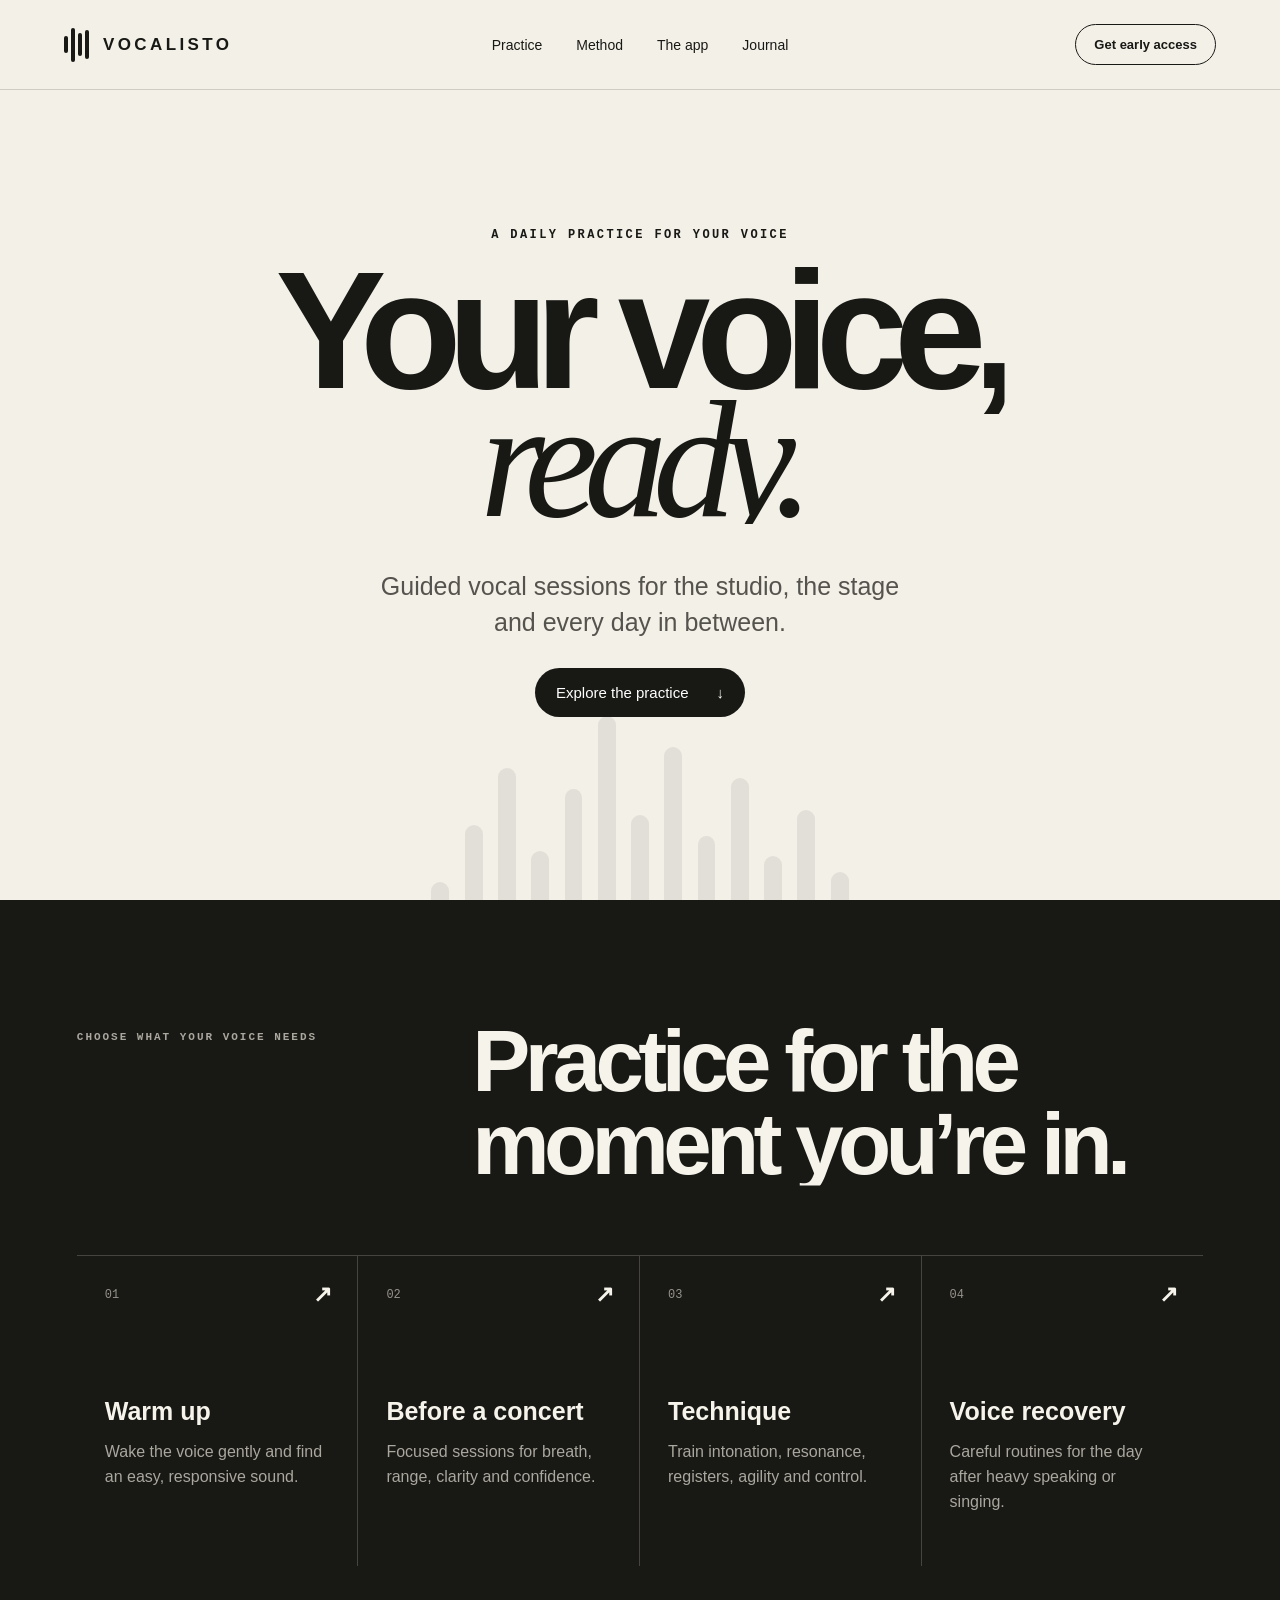
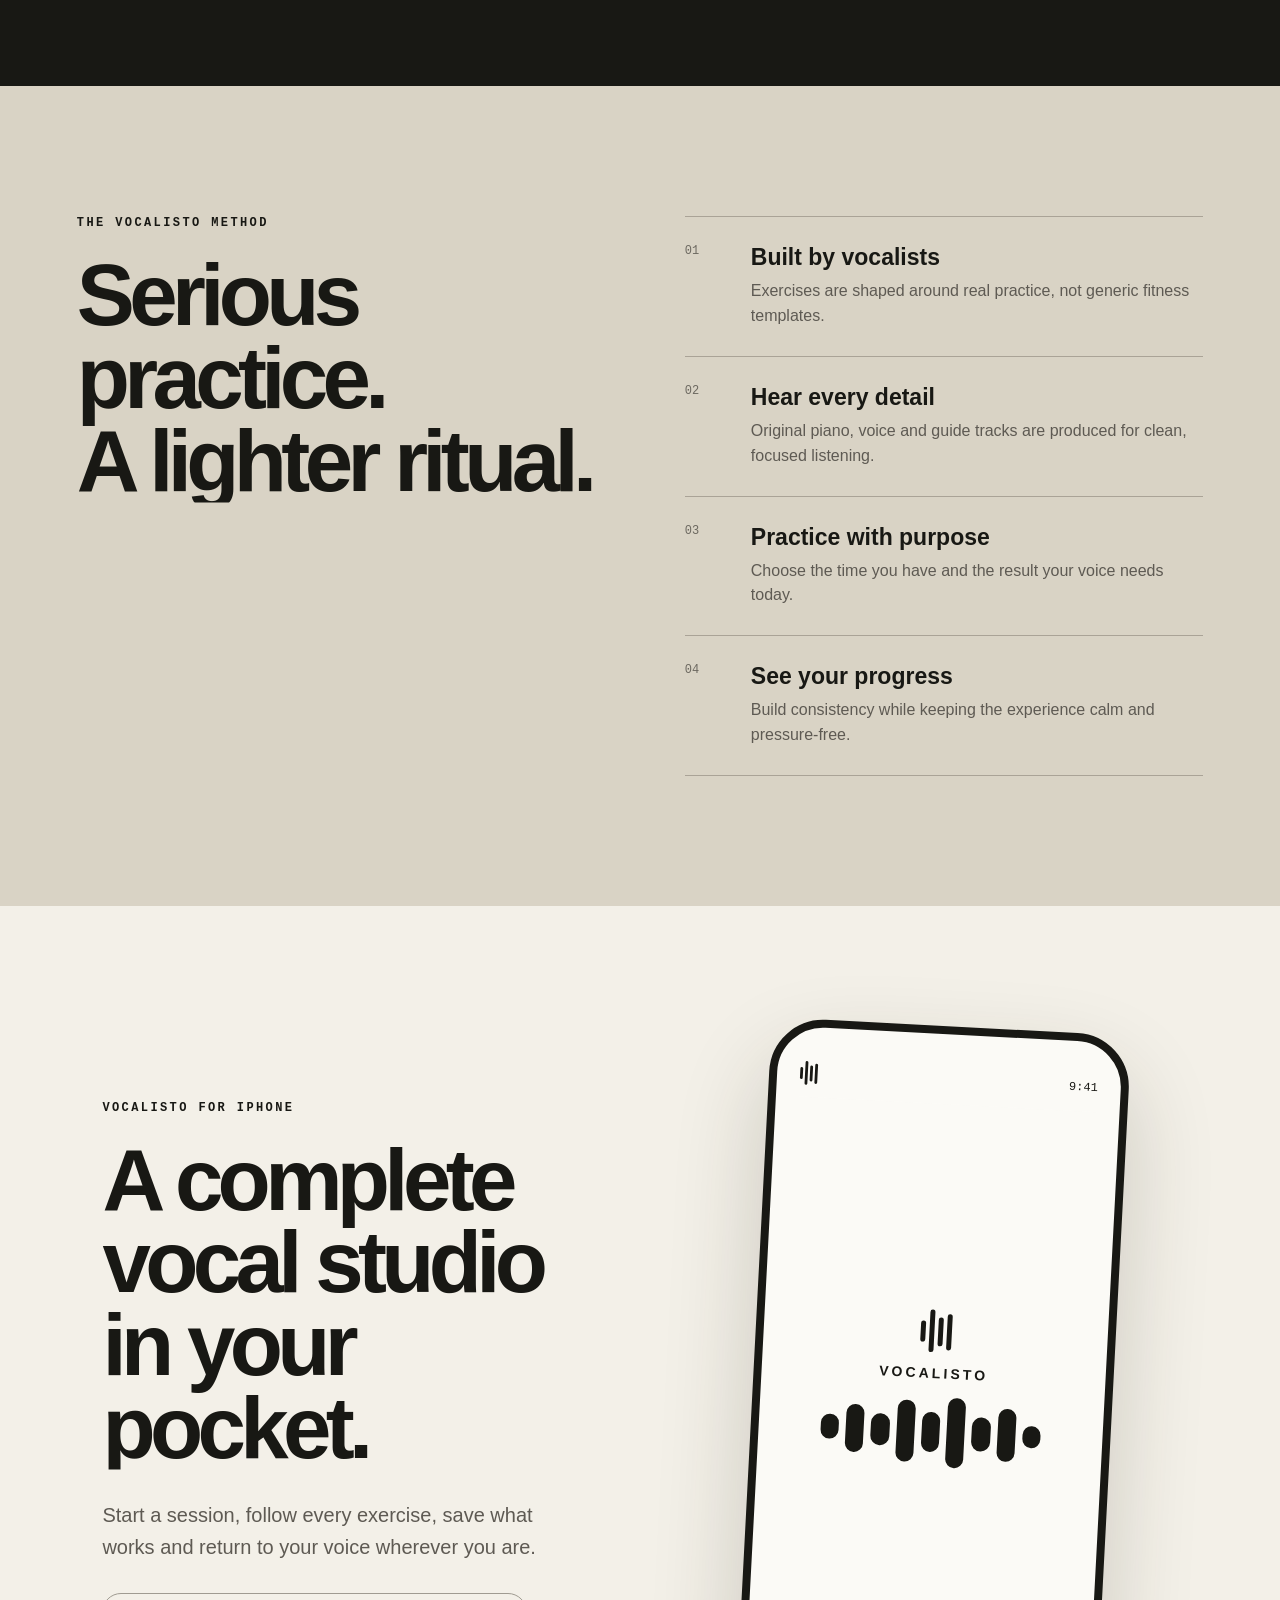
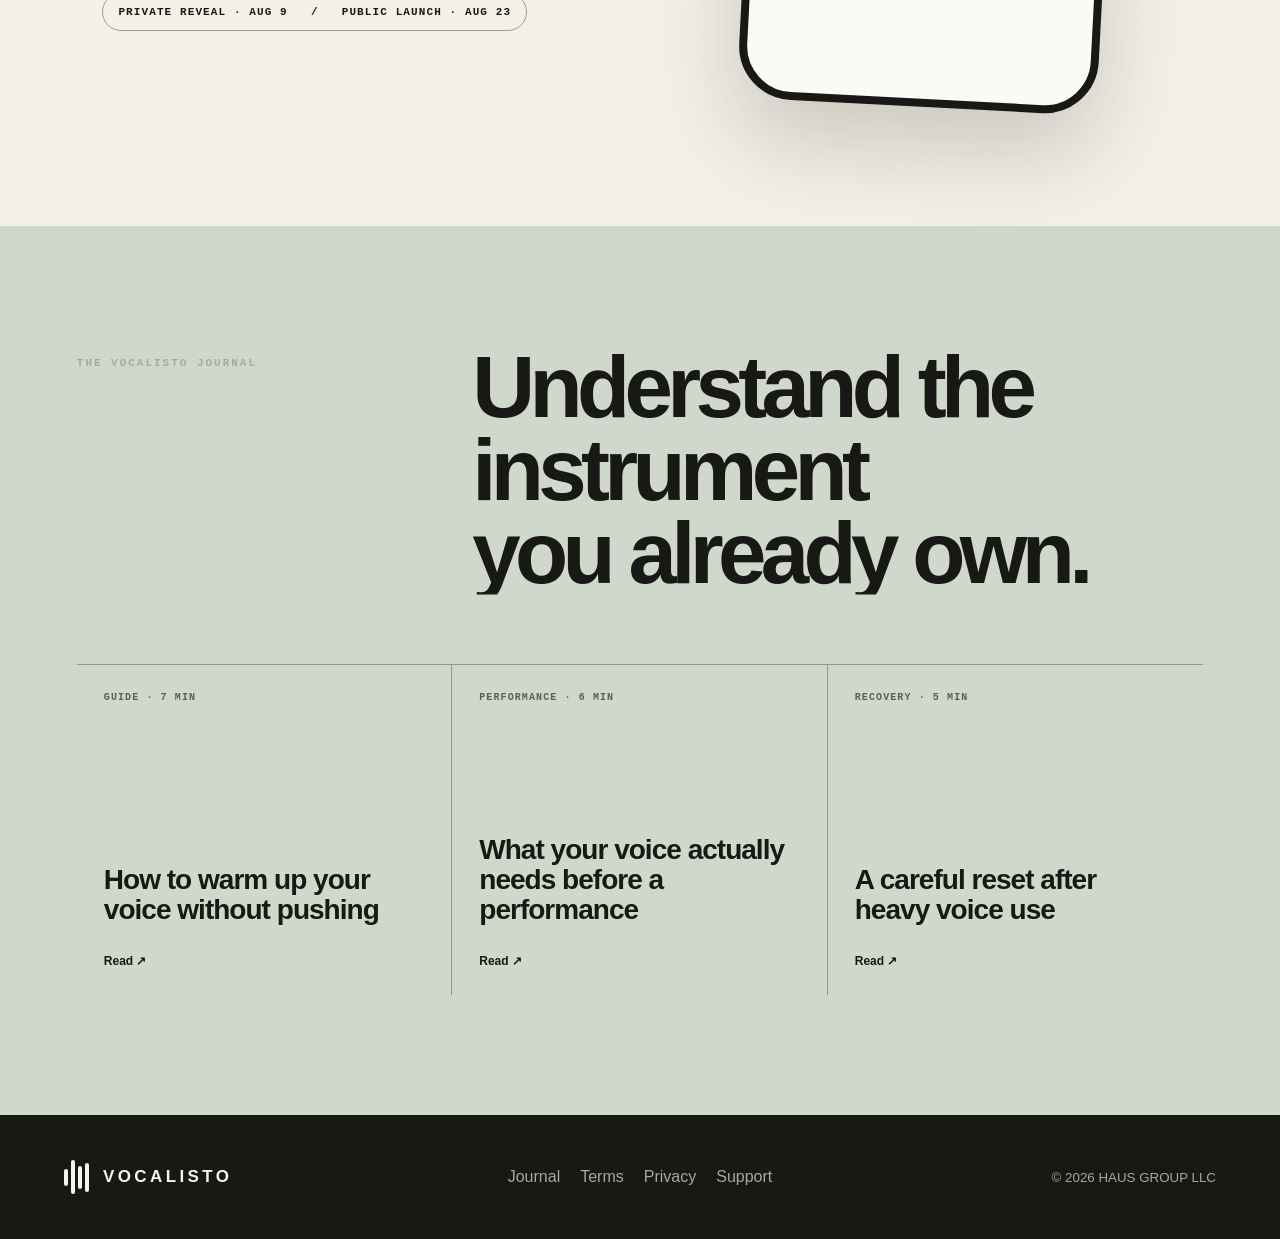
<file: index.html>
<!doctype html>
<html lang="en">
<head>
  <meta charset="utf-8">
  <meta name="viewport" content="width=device-width,initial-scale=1">
  <title>Vocalisto — Guided Vocal Practice for Singers</title>
  <meta name="description" content="Guided vocal practice for singers: warm-ups, technique, performance preparation, voice care and meaningful progress in one calm daily ritual.">
  <link rel="canonical" href="https://vocalisto.app/">
  <link rel="icon" href="/favicon.svg" type="image/svg+xml">
  <link rel="manifest" href="/site.webmanifest">
  <meta name="theme-color" content="#181814">
  <meta property="og:title" content="Vocalisto — Guided Vocal Practice for Singers">
  <meta property="og:description" content="Guided vocal sessions for the studio, the stage and every day in between.">
  <meta property="og:type" content="website">
  <meta property="og:url" content="https://vocalisto.app/">
  <meta property="og:site_name" content="Vocalisto">
  <meta property="og:image" content="https://vocalisto.app/social-card.png">
  <meta property="og:image:width" content="1200">
  <meta property="og:image:height" content="630">
  <meta name="twitter:card" content="summary_large_image">
  <meta name="twitter:title" content="Vocalisto — Guided Vocal Practice for Singers">
  <meta name="twitter:description" content="Guided vocal sessions for the studio, the stage and every day in between.">
  <meta name="twitter:image" content="https://vocalisto.app/social-card.png">
  <script type="application/ld+json">{"@context":"https://schema.org","@graph":[{"@type":"Organization","@id":"https://vocalisto.app/#organization","name":"Vocalisto","url":"https://vocalisto.app/","logo":"https://vocalisto.app/favicon.svg","parentOrganization":{"@type":"Organization","name":"HAUS GROUP LLC"}},{"@type":"WebSite","@id":"https://vocalisto.app/#website","url":"https://vocalisto.app/","name":"Vocalisto","description":"Guided vocal practice for warm-up, technique, performance and recovery.","publisher":{"@id":"https://vocalisto.app/#organization"},"inLanguage":"en"}]}</script>
  <link rel="stylesheet" href="/landing-motion.css">
  <style>
    :root{--ink:#181814;--cream:#f3f0e8;--paper:#fbfaf6;--stone:#d9d3c5;--muted:#5e5a53;--line:#aaa397}
    *{box-sizing:border-box}html{scroll-behavior:smooth}body{margin:0;background:var(--cream);color:var(--ink);font-family:-apple-system,BlinkMacSystemFont,"Helvetica Neue",Arial,sans-serif}a{color:inherit}:focus-visible{outline:3px solid #e05b43;outline-offset:4px}.skip-link{position:fixed;z-index:1000;top:12px;left:12px;padding:11px 15px;border-radius:99px;background:var(--ink);color:var(--cream);text-decoration:none;transform:translateY(-180%);transition:transform .18s ease}.skip-link:focus{transform:translateY(0)}
    .mark{height:36px;display:flex;align-items:center;gap:3px}.mark i{display:block;width:4px;height:17px;border-radius:4px;background:currentColor;transform-origin:center;transition:transform .3s cubic-bezier(.2,.8,.2,1)}.mark i:nth-child(2){height:34px}.mark i:nth-child(3){height:23px}.mark i:nth-child(4){height:29px}.brand:hover .mark i,.brand:focus-visible .mark i{animation:mark-listen .72s ease-in-out}.brand:hover .mark i:nth-child(2),.brand:focus-visible .mark i:nth-child(2){animation-delay:.06s}.brand:hover .mark i:nth-child(3),.brand:focus-visible .mark i:nth-child(3){animation-delay:.12s}.brand:hover .mark i:nth-child(4),.brand:focus-visible .mark i:nth-child(4){animation-delay:.18s}
    header{position:absolute;z-index:10;width:100%;height:90px;display:grid;grid-template-columns:1fr auto 1fr;align-items:center;padding:0 clamp(24px,5vw,78px);border-bottom:1px solid #1818142b}.brand{display:flex;align-items:center;gap:14px;text-decoration:none;letter-spacing:.2em;font-size:17px}.nav{display:flex;gap:34px}.nav a{text-decoration:none;font-size:14px}.nav a:hover{text-decoration:underline;text-underline-offset:5px}.pill{justify-self:end;padding:12px 18px;border:1px solid;border-radius:99px;text-decoration:none;font-size:13px;font-weight:650}
    .hero{position:relative;min-height:100svh;display:flex;flex-direction:column;justify-content:center;align-items:center;padding:145px 24px 100px;text-align:center;overflow:hidden}.kicker{margin:0 0 24px;font:600 12px ui-monospace,SFMono-Regular,Menlo,monospace;letter-spacing:.2em}.hero h1{margin:0;font-size:clamp(78px,13vw,190px);line-height:.77;letter-spacing:-.085em}.hero h1 em{font-family:Georgia,serif;font-weight:400}.lede{max-width:560px;margin:44px auto 28px;color:#55534d;font-size:clamp(19px,2vw,25px);line-height:1.45}.cta{position:relative;z-index:2;display:inline-flex;gap:28px;padding:16px 21px;border-radius:99px;background:var(--ink);color:white;text-decoration:none;font-size:15px}.sound{appearance:none;position:absolute;left:50%;bottom:-76px;width:min(1080px,90vw);height:260px;margin:0;padding:0;border:0;background:transparent;display:flex;align-items:flex-end;justify-content:center;gap:clamp(8px,1.2vw,19px);opacity:.1;cursor:crosshair;transform:translateX(-50%);touch-action:manipulation;mask-image:linear-gradient(90deg,transparent,#000 12%,#000 88%,transparent);-webkit-mask-image:linear-gradient(90deg,transparent,#000 12%,#000 88%,transparent)}.sound span{--energy:0;display:block;width:clamp(8px,1.4vw,20px);height:calc(var(--level) * 100%);border-radius:99px;background:var(--ink);transform:scaleY(calc(1 + var(--energy) * .34));transform-origin:center bottom;transition:transform .18s cubic-bezier(.2,.8,.2,1),opacity .18s ease;opacity:calc(.72 + var(--energy) * .28)}.sound.is-pulsing span{animation:wave-pulse .62s cubic-bezier(.2,.8,.2,1)}.sound.is-pulsing span:nth-child(2),.sound.is-pulsing span:nth-child(8){animation-delay:.04s}.sound.is-pulsing span:nth-child(3),.sound.is-pulsing span:nth-child(7){animation-delay:.08s}.sound.is-pulsing span:nth-child(4),.sound.is-pulsing span:nth-child(6){animation-delay:.12s}.sound.is-pulsing span:nth-child(5){animation-delay:.16s}@keyframes wave-pulse{0%,100%{transform:scaleY(1)}42%{transform:scaleY(1.32)}}@keyframes mark-listen{0%,100%{transform:scaleY(1)}45%{transform:scaleY(.55)}}
    .practice{padding:120px clamp(24px,6vw,96px);background:var(--ink);color:#f6f3eb}.section-head{display:grid;grid-template-columns:1fr 2fr;gap:30px;margin-bottom:70px}.section-head>p{font:600 11px ui-monospace,monospace;letter-spacing:.18em;color:#aaa79e}.section-head h2,.method h2,.app-copy h2{margin:0;font-size:clamp(48px,6.8vw,98px);line-height:.95;letter-spacing:-.065em}.category-grid{display:grid;grid-template-columns:repeat(4,1fr);border-top:1px solid #45443e}.category-grid article{position:relative;min-height:310px;padding:28px;border-right:1px solid #45443e}.category-grid article:last-child{border:0}.category-grid small{color:#96938b;font:12px ui-monospace,monospace}.category-grid h3{margin:95px 0 14px;font-size:25px}.category-grid p{max-width:250px;margin:0;color:#aaa79e;line-height:1.55}.category-grid b{position:absolute;right:25px;top:25px;font-size:23px}
    .method{display:grid;grid-template-columns:1fr 1fr;gap:7vw;padding:130px clamp(24px,6vw,96px);background:var(--stone)}.features{border-top:1px solid var(--line)}.features article{display:grid;grid-template-columns:48px 1fr;gap:18px;padding:27px 0;border-bottom:1px solid var(--line)}.features small{font:12px ui-monospace,monospace;color:#6c6860}.features h3{margin:0 0 8px;font-size:23px}.features p{max-width:520px;margin:0;color:var(--muted);line-height:1.55}
    .app{min-height:820px;display:grid;grid-template-columns:1fr 1fr;align-items:center;gap:8vw;padding:120px clamp(24px,8vw,140px);overflow:hidden}.app-copy>p:not(.kicker){max-width:570px;margin:30px 0;color:var(--muted);font-size:20px;line-height:1.6}.coming{display:inline-block;padding:12px 15px;border:1px solid #9f9b91;border-radius:99px;font:600 11px ui-monospace,monospace;letter-spacing:.1em}.phone{justify-self:center;width:min(360px,82vw);min-height:680px;padding:28px 23px;border:8px solid var(--ink);border-radius:54px;background:var(--paper);box-shadow:0 40px 90px #2d271b33;transform:rotate(3deg)}.phone-bar{display:flex;justify-content:space-between;align-items:center}.phone-bar .mark{transform:scale(.7);transform-origin:left}.phone-bar span{font:12px ui-monospace,monospace}.phone>p{margin:75px 0 12px;font:600 10px ui-monospace,monospace;letter-spacing:.16em;color:#79756d}.phone>h3{margin:0;font-size:38px;line-height:1.03;letter-spacing:-.05em}.session{margin-top:60px;padding:24px;border-radius:27px;background:#e4ddd0}.session small{font:10px ui-monospace,monospace}.session strong{display:block;margin:72px 0 10px;font-size:30px}.session p{color:var(--muted);line-height:1.45}.session span{display:inline-block;margin-top:18px;border-radius:99px;padding:14px 18px;background:var(--ink);color:#fff;font-weight:650}
    footer{display:grid;grid-template-columns:1fr auto 1fr;align-items:center;gap:30px;padding:44px clamp(24px,5vw,78px);background:var(--ink);color:#f6f3eb}.footer-links{display:flex;justify-content:center;gap:20px}.footer-links a{color:#aaa79e;text-decoration:none}footer small{justify-self:end;color:#aaa79e}
    @media(max-width:800px){header{height:72px;grid-template-columns:1fr auto;padding:0 20px}.nav{display:none}.brand{font-size:14px}.pill{font-size:11px;padding:10px 13px}.hero{padding-top:110px}.hero h1{font-size:clamp(70px,25vw,110px)}.section-head,.method,.app{grid-template-columns:1fr}.section-head{margin-bottom:40px}.category-grid{grid-template-columns:1fr}.category-grid article{min-height:210px;border-right:0;border-bottom:1px solid #45443e}.category-grid h3{margin-top:58px}.practice,.method,.app{padding-top:85px;padding-bottom:85px}.method{gap:60px}.app{gap:70px}.phone{min-height:600px}footer{grid-template-columns:1fr}.footer-links{justify-content:flex-start}footer small{justify-self:start}}
    .sound-detail{display:none!important}
    @media(min-width:601px) and (max-width:1100px){.hero{min-height:100svh;padding:116px 34px 92px}.hero h1{font-size:clamp(128px,18.2vw,184px);line-height:.76;max-width:100%}.kicker{margin-bottom:28px}.lede{max-width:620px;margin-top:42px;font-size:22px}.sound{bottom:-72px;width:min(900px,94vw);height:220px;gap:clamp(12px,1.55vw,17px);opacity:1;mask-image:linear-gradient(90deg,transparent,#000 22%,#000 78%,transparent);-webkit-mask-image:linear-gradient(90deg,transparent,#000 22%,#000 78%,transparent)}.sound span,.sound .sound-detail{display:block!important;width:3px;min-width:3px;background:linear-gradient(to bottom,#1818142c,#1818140c);opacity:calc(.62 + var(--energy) * .38);transform:scaleY(calc(1 + var(--energy) * .22));transition:transform .24s cubic-bezier(.2,.8,.2,1),opacity .24s ease}}
    @media(max-width:600px){.sound{bottom:-82px;width:112vw;height:220px;gap:11px}.sound span{width:clamp(17px,7vw,27px)}}
    @media(prefers-reduced-motion:reduce){html{scroll-behavior:auto}.mark i,.sound span{animation:none!important;transition:none!important}.sound span{transform:none!important}}
  </style>
</head>
<body>
  <a class="skip-link" href="#main-content">Skip to content</a>
  <header><a class="brand" href="#top"><span class="mark"><i></i><i></i><i></i><i></i></span><b>VOCALISTO</b></a><nav class="nav"><a href="#practice">Practice</a><a href="#method">Method</a><a href="#app">The app</a><a href="#journal">Journal</a></nav><a class="pill" href="#app">Get early access</a></header>
  <main id="main-content">
    <section class="hero" id="top"><p class="kicker">A DAILY PRACTICE FOR YOUR VOICE</p><h1 data-reveal="type">Your voice,<br><em>ready.</em></h1><p class="lede">Guided vocal sessions for the studio, the stage and every day in between.</p><a class="cta" href="#practice">Explore the practice <span>↓</span></a><button class="sound" type="button" aria-label="Play the Vocalisto visual sound wave"><span style="--level:.22"></span><span class="sound-detail" style="--level:.3"></span><span style="--level:.36"></span><span class="sound-detail" style="--level:.46"></span><span style="--level:.58"></span><span class="sound-detail" style="--level:.69"></span><span style="--level:.8"></span><span class="sound-detail" style="--level:.6"></span><span style="--level:.48"></span><span class="sound-detail" style="--level:.66"></span><span style="--level:.72"></span><span class="sound-detail" style="--level:.86"></span><span style="--level:1"></span><span class="sound-detail" style="--level:.77"></span><span style="--level:.62"></span><span class="sound-detail" style="--level:.7"></span><span style="--level:.88"></span><span class="sound-detail" style="--level:.68"></span><span style="--level:.54"></span><span class="sound-detail" style="--level:.63"></span><span style="--level:.76"></span><span class="sound-detail" style="--level:.56"></span><span style="--level:.46"></span><span class="sound-detail" style="--level:.53"></span><span style="--level:.64"></span><span class="sound-detail" style="--level:.48"></span><span style="--level:.4"></span><span class="sound-detail" style="--level:.31"></span><span style="--level:.24"></span></button></section>
    <section class="practice" id="practice"><div class="section-head"><p>CHOOSE WHAT YOUR VOICE NEEDS</p><h2 data-reveal="type">Practice for the<br>moment you’re in.</h2></div><div class="category-grid">
      <article><small>01</small><b>↗</b><h3>Warm up</h3><p>Wake the voice gently and find an easy, responsive sound.</p></article>
      <article><small>02</small><b>↗</b><h3>Before a concert</h3><p>Focused sessions for breath, range, clarity and confidence.</p></article>
      <article><small>03</small><b>↗</b><h3>Technique</h3><p>Train intonation, resonance, registers, agility and control.</p></article>
      <article><small>04</small><b>↗</b><h3>Voice recovery</h3><p>Careful routines for the day after heavy speaking or singing.</p></article>
    </div></section>
    <section class="method" id="method"><div><p class="kicker">THE VOCALISTO METHOD</p><h2 data-reveal="type">Serious practice.<br>A lighter ritual.</h2></div><div class="features">
      <article><small>01</small><div><h3>Built by vocalists</h3><p>Exercises are shaped around real practice, not generic fitness templates.</p></div></article>
      <article><small>02</small><div><h3>Hear every detail</h3><p>Original piano, voice and guide tracks are produced for clean, focused listening.</p></div></article>
      <article><small>03</small><div><h3>Practice with purpose</h3><p>Choose the time you have and the result your voice needs today.</p></div></article>
      <article><small>04</small><div><h3>See your progress</h3><p>Build consistency while keeping the experience calm and pressure-free.</p></div></article>
    </div></section>
    <section class="app" id="app"><div class="app-copy"><p class="kicker">VOCALISTO FOR IPHONE</p><h2 data-reveal="type">A complete vocal studio in your pocket.</h2><p>Start a session, follow every exercise, save what works and return to your voice wherever you are.</p><span class="coming">PRIVATE REVEAL · AUG 9 &nbsp; / &nbsp; PUBLIC LAUNCH · AUG 23</span></div><div class="phone is-loading"><div class="phone-bar"><span class="mark"><i></i><i></i><i></i><i></i></span><span>9:41</span></div><div class="phone-loader"><span class="mark"><i></i><i></i><i></i><i></i></span><strong>VOCALISTO</strong><div><i style="height:36%"></i><i style="height:68%"></i><i style="height:45%"></i><i style="height:88%"></i><i style="height:57%"></i><i style="height:100%"></i><i style="height:49%"></i><i style="height:76%"></i><i style="height:31%"></i></div></div><div class="phone-content"><p>GOOD MORNING, KATE</p><h3>How does your<br>voice feel today?</h3><div class="phone-feelings"><span>☁ Tired</span><span>◐ Neutral</span><span class="selected">✦ Ready</span></div><div class="session"><small>RECOMMENDED NOW · 8 MIN</small><strong>Pre-show focus</strong><p>Breath, range and clarity — without pushing.</p><span>▶ Start session</span></div></div></div></section>
    <section class="journal" id="journal"><div class="section-head"><p>THE VOCALISTO JOURNAL</p><h2 data-reveal="type">Understand the instrument<br>you already own.</h2></div><div class="journal-grid"><a href="/journal/how-to-warm-up-your-voice.html"><small>GUIDE · 7 MIN</small><h3>How to warm up your voice without pushing</h3><span>Read ↗</span></a><a href="/journal/before-a-performance.html"><small>PERFORMANCE · 6 MIN</small><h3>What your voice actually needs before a performance</h3><span>Read ↗</span></a><a href="/journal/after-heavy-voice-use.html"><small>RECOVERY · 5 MIN</small><h3>A careful reset after heavy voice use</h3><span>Read ↗</span></a></div></section>
  </main>
  <footer><a class="brand footer-brand" href="/" aria-label="Vocalisto home"><span class="mark"><i></i><i></i><i></i><i></i></span><b>VOCALISTO</b></a><div class="footer-links"><a href="/journal/">Journal</a><a href="/terms.html">Terms</a><a href="/privacy.html">Privacy</a><a href="/support.html">Support</a></div><small>© 2026 HAUS GROUP LLC</small></footer>
  <script>
    (()=>{const wave=document.querySelector('.sound');if(!wave)return;const bars=[...wave.querySelectorAll('span')];const shape=x=>{const box=wave.getBoundingClientRect(),point=x-box.left;bars.forEach((bar,index)=>{const center=(index+.5)/bars.length*box.width;bar.style.setProperty('--energy',Math.max(0,1-Math.abs(point-center)/(box.width*.28)).toFixed(3))})};const reset=()=>bars.forEach(bar=>bar.style.removeProperty('--energy'));wave.addEventListener('pointermove',event=>shape(event.clientX));wave.addEventListener('pointerdown',event=>shape(event.clientX));wave.addEventListener('pointerleave',reset);wave.addEventListener('click',()=>{wave.classList.remove('is-pulsing');requestAnimationFrame(()=>wave.classList.add('is-pulsing'))});wave.addEventListener('animationend',()=>wave.classList.remove('is-pulsing'))})();
  </script>
  <script src="/landing-motion.js" defer></script>
</body>
</html>
</file>
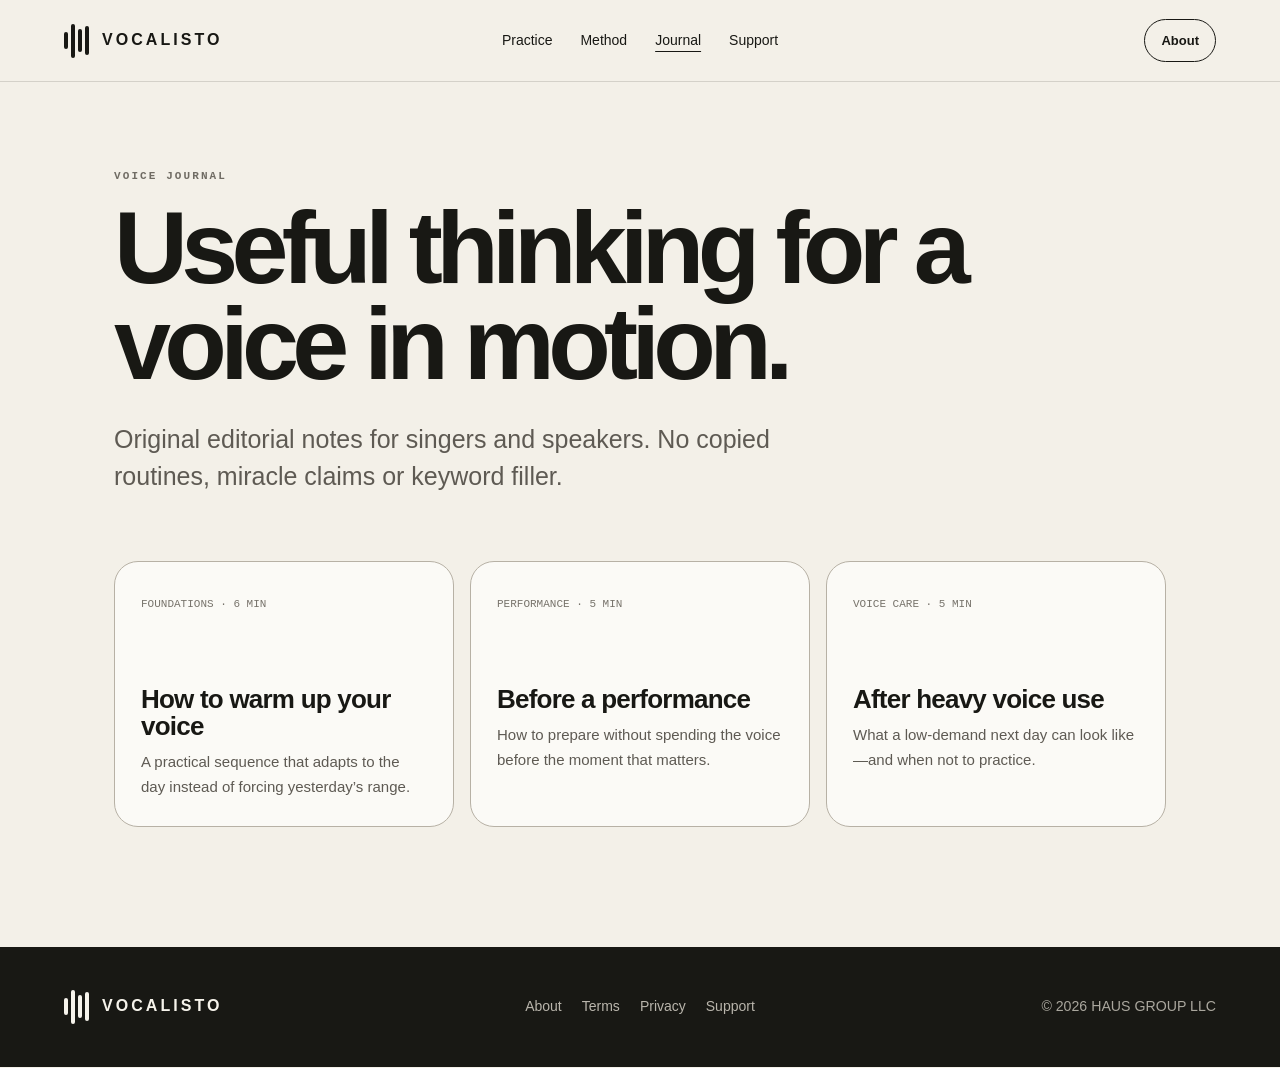
<file: journal/index.html>
<!doctype html><html lang="en"><head><meta charset="utf-8"><meta name="viewport" content="width=device-width,initial-scale=1"><title>Voice Journal — Vocalisto</title><meta name="description" content="Read practical, evidence-aware guidance for singers and speakers about vocal warm-up, performance preparation, technique and responsible voice care."><link rel="canonical" href="https://vocalisto.app/journal/"><link rel="icon" href="/favicon.svg" type="image/svg+xml"><link rel="manifest" href="/site.webmanifest"><meta name="theme-color" content="#181814"><link rel="stylesheet" href="/site.css"><meta name="robots" content="index,follow"></head><body><a class="skip-link" href="#main-content">Skip to content</a>
<header class="site-header"><a class="brand" href="/"><span class="mark"><i></i><i></i><i></i><i></i></span><b>VOCALISTO</b></a><nav class="site-nav"><a href="/practice.html">Practice</a><a href="/method.html">Method</a><a aria-current="page" href="/journal/">Journal</a><a href="/support.html">Support</a></nav><a class="header-link" href="/about.html">About</a></header>
<main id="main-content" class="page"><p class="eyebrow">VOICE JOURNAL</p><h1>Useful thinking for a voice in motion.</h1><p class="lede">Original editorial notes for singers and speakers. No copied routines, miracle claims or keyword filler.</p><section class="cards"><a class="card" href="/journal/how-to-warm-up-your-voice.html"><small>FOUNDATIONS · 6 MIN</small><h2>How to warm up your voice</h2><p>A practical sequence that adapts to the day instead of forcing yesterday’s range.</p></a><a class="card" href="/journal/before-a-performance.html"><small>PERFORMANCE · 5 MIN</small><h2>Before a performance</h2><p>How to prepare without spending the voice before the moment that matters.</p></a><a class="card" href="/journal/after-heavy-voice-use.html"><small>VOICE CARE · 5 MIN</small><h2>After heavy voice use</h2><p>What a low-demand next day can look like—and when not to practice.</p></a></section></main>
<footer class="site-footer"><a class="brand" href="/"><span class="mark"><i></i><i></i><i></i><i></i></span><b>VOCALISTO</b></a><div class="footer-links"><a href="/about.html">About</a><a href="/terms.html">Terms</a><a href="/privacy.html">Privacy</a><a href="/support.html">Support</a></div><small>© 2026 HAUS GROUP LLC</small></footer></body></html>
</file>
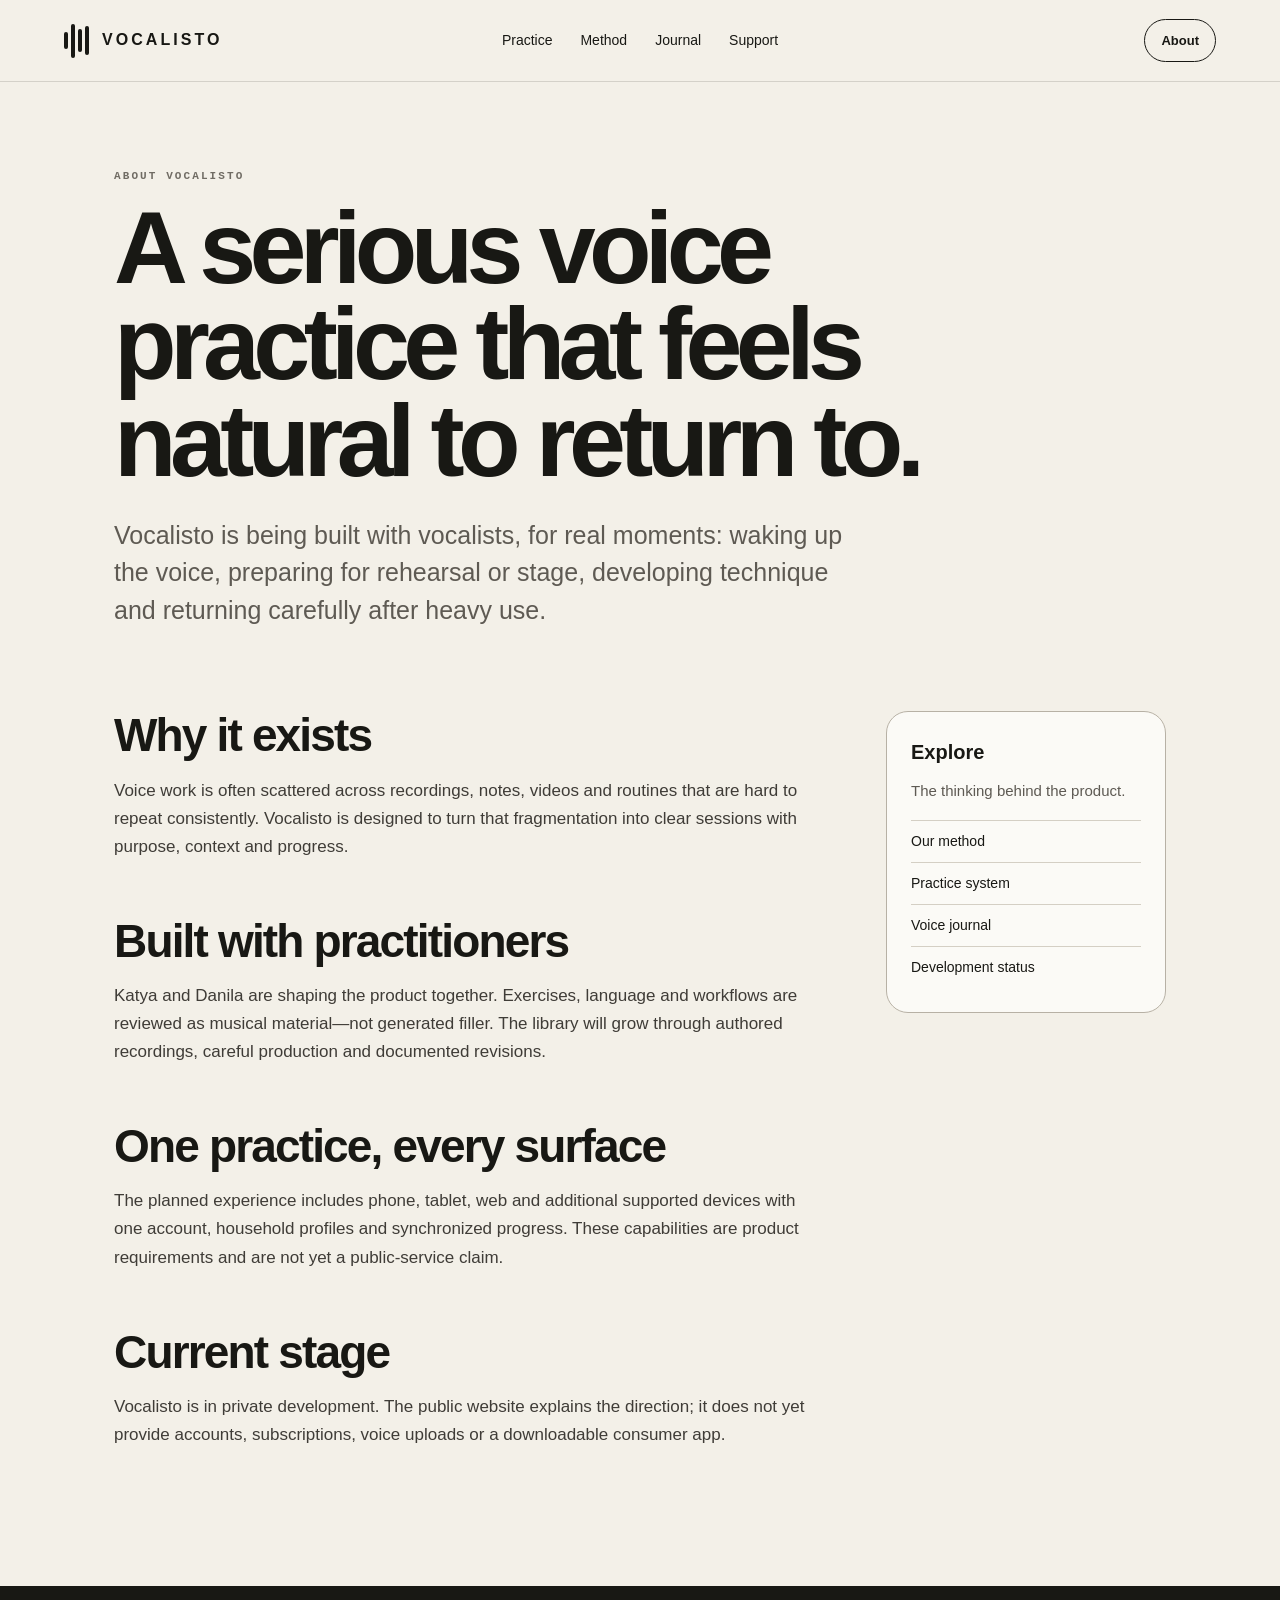
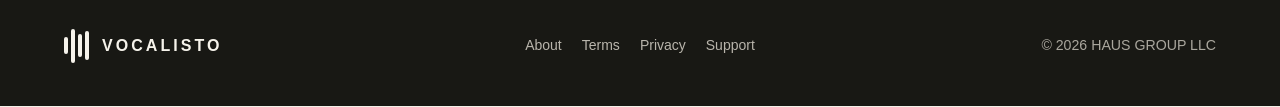
<file: about.html>
<!doctype html><html lang="en"><head><meta charset="utf-8"><meta name="viewport" content="width=device-width,initial-scale=1"><title>About Vocalisto — Practice built around the voice</title><meta name="description" content="Meet Vocalisto, a purposeful voice-practice system being built with vocalists for singers, speakers and families across every supported device."><link rel="canonical" href="https://vocalisto.app/about.html"><link rel="icon" href="/favicon.svg" type="image/svg+xml"><link rel="manifest" href="/site.webmanifest"><meta name="theme-color" content="#181814"><link rel="stylesheet" href="/site.css"><meta name="robots" content="index,follow"></head><body><a class="skip-link" href="#main-content">Skip to content</a>
<header class="site-header"><a class="brand" href="/"><span class="mark"><i></i><i></i><i></i><i></i></span><b>VOCALISTO</b></a><nav class="site-nav"><a href="/practice.html">Practice</a><a href="/method.html">Method</a><a href="/journal/">Journal</a><a href="/support.html">Support</a></nav><a class="header-link" aria-current="page" href="/about.html">About</a></header>
<main id="main-content" class="page"><p class="eyebrow">ABOUT VOCALISTO</p><h1>A serious voice practice that feels natural to return to.</h1><p class="lede">Vocalisto is being built with vocalists, for real moments: waking up the voice, preparing for rehearsal or stage, developing technique and returning carefully after heavy use.</p>
<section class="content-grid"><article class="prose"><h2>Why it exists</h2><p>Voice work is often scattered across recordings, notes, videos and routines that are hard to repeat consistently. Vocalisto is designed to turn that fragmentation into clear sessions with purpose, context and progress.</p><h2>Built with practitioners</h2><p>Katya and Danila are shaping the product together. Exercises, language and workflows are reviewed as musical material—not generated filler. The library will grow through authored recordings, careful production and documented revisions.</p><h2>One practice, every surface</h2><p>The planned experience includes phone, tablet, web and additional supported devices with one account, household profiles and synchronized progress. These capabilities are product requirements and are not yet a public-service claim.</p><h2>Current stage</h2><p>Vocalisto is in private development. The public website explains the direction; it does not yet provide accounts, subscriptions, voice uploads or a downloadable consumer app.</p></article><aside class="side-card"><h2>Explore</h2><p>The thinking behind the product.</p><a href="/method.html">Our method</a><a href="/practice.html">Practice system</a><a href="/journal/">Voice journal</a><a href="/support.html">Development status</a></aside></section></main>
<footer class="site-footer"><a class="brand" href="/"><span class="mark"><i></i><i></i><i></i><i></i></span><b>VOCALISTO</b></a><div class="footer-links"><a href="/about.html">About</a><a href="/terms.html">Terms</a><a href="/privacy.html">Privacy</a><a href="/support.html">Support</a></div><small>© 2026 HAUS GROUP LLC</small></footer></body></html>
</file>
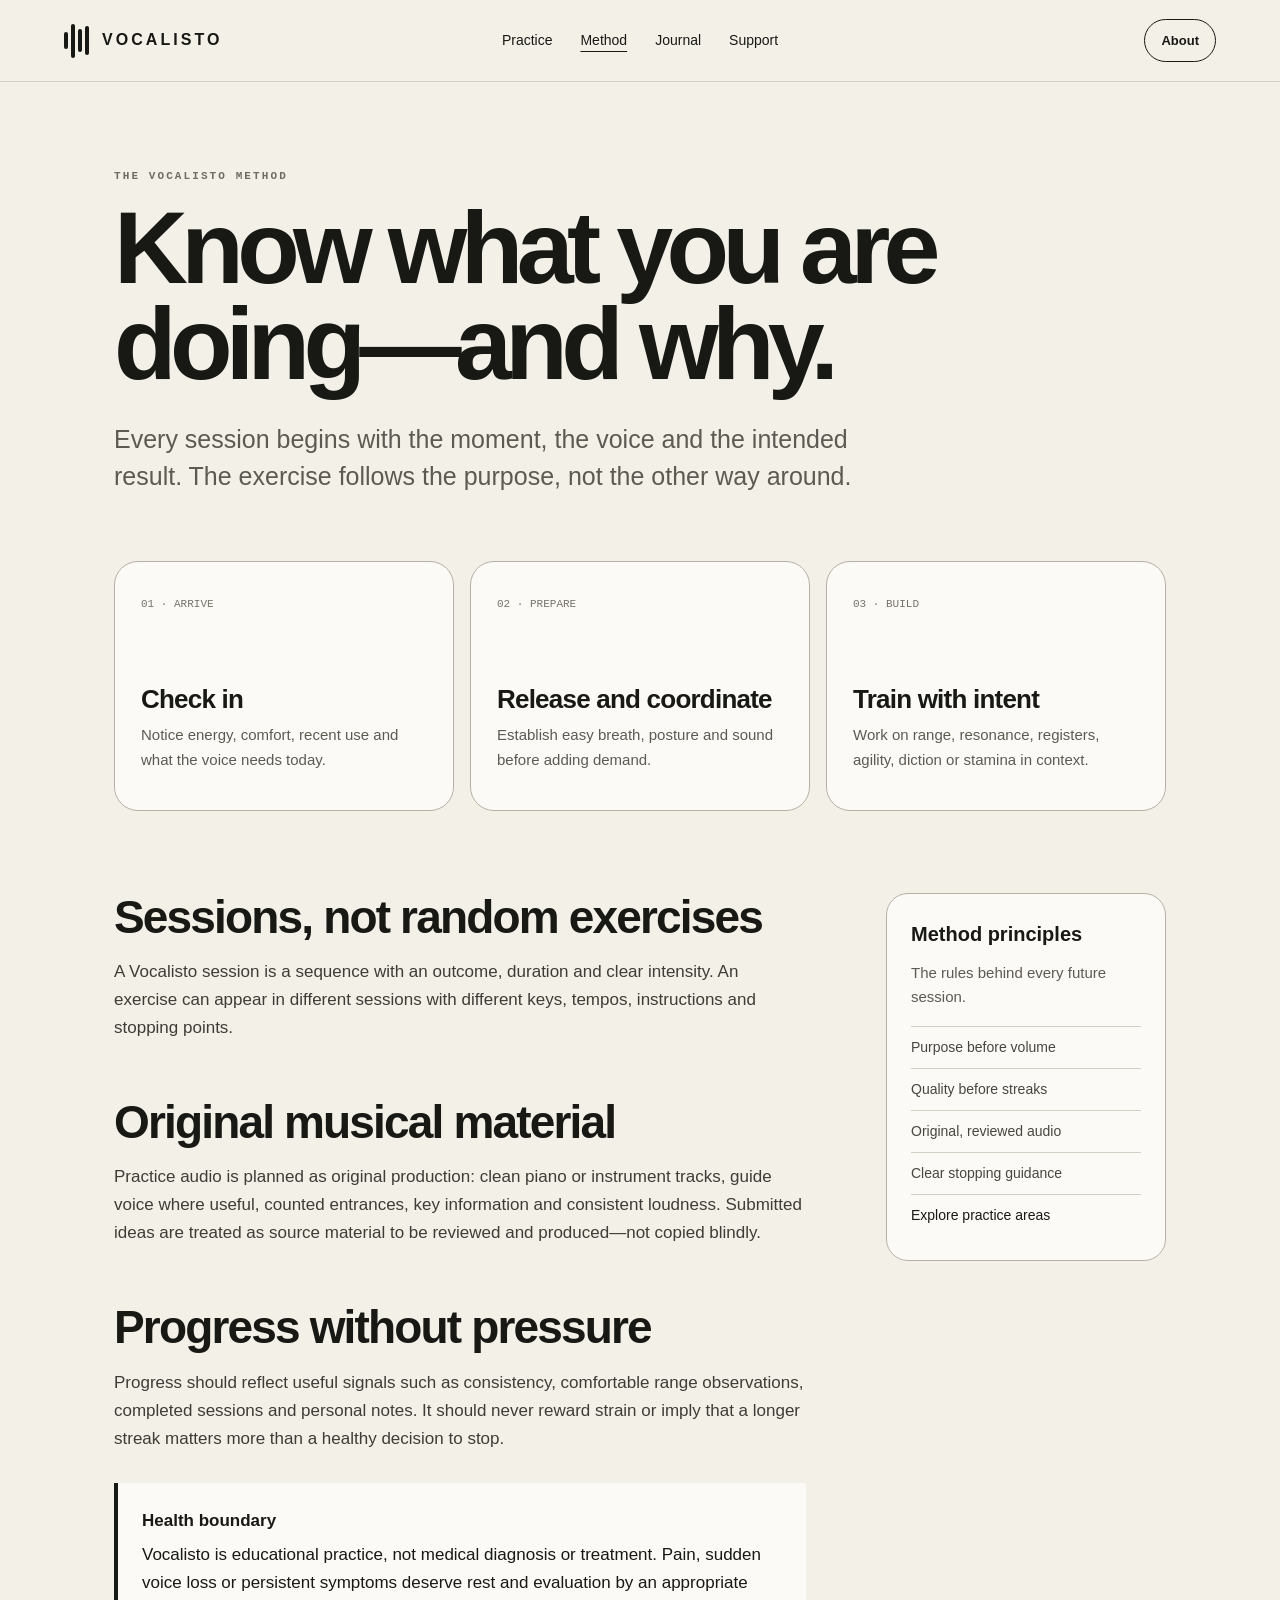
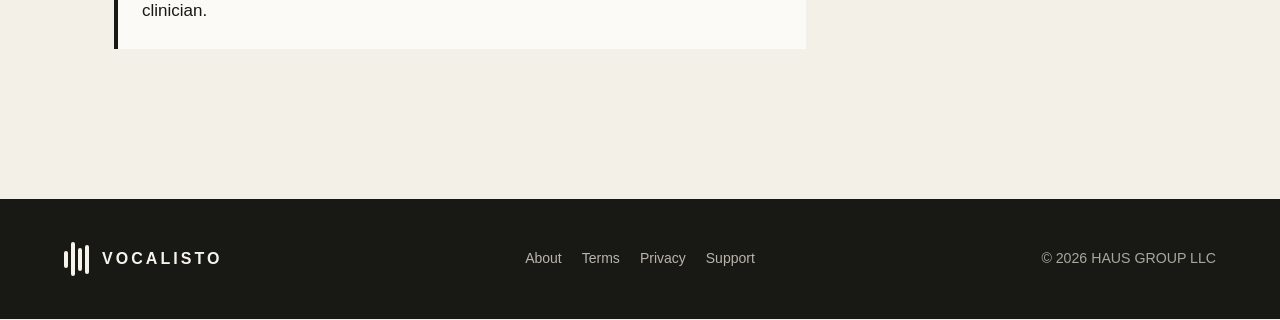
<file: method.html>
<!doctype html><html lang="en"><head><meta charset="utf-8"><meta name="viewport" content="width=device-width,initial-scale=1"><title>The Vocalisto Method — Purposeful guided voice practice</title><meta name="description" content="Learn how the Vocalisto method connects vocal state, musical purpose and available time to warm-up, technique, performance and recovery sessions."><link rel="canonical" href="https://vocalisto.app/method.html"><link rel="icon" href="/favicon.svg" type="image/svg+xml"><link rel="manifest" href="/site.webmanifest"><meta name="theme-color" content="#181814"><link rel="stylesheet" href="/site.css"><meta name="robots" content="index,follow"></head><body><a class="skip-link" href="#main-content">Skip to content</a>
<header class="site-header"><a class="brand" href="/"><span class="mark"><i></i><i></i><i></i><i></i></span><b>VOCALISTO</b></a><nav class="site-nav"><a href="/practice.html">Practice</a><a aria-current="page" href="/method.html">Method</a><a href="/journal/">Journal</a><a href="/support.html">Support</a></nav><a class="header-link" href="/about.html">About</a></header>
<main id="main-content" class="page"><p class="eyebrow">THE VOCALISTO METHOD</p><h1>Know what you are doing—and why.</h1><p class="lede">Every session begins with the moment, the voice and the intended result. The exercise follows the purpose, not the other way around.</p>
<section class="cards"><article class="card"><small>01 · ARRIVE</small><h2>Check in</h2><p>Notice energy, comfort, recent use and what the voice needs today.</p></article><article class="card"><small>02 · PREPARE</small><h2>Release and coordinate</h2><p>Establish easy breath, posture and sound before adding demand.</p></article><article class="card"><small>03 · BUILD</small><h2>Train with intent</h2><p>Work on range, resonance, registers, agility, diction or stamina in context.</p></article></section>
<section class="content-grid"><article class="prose"><h2>Sessions, not random exercises</h2><p>A Vocalisto session is a sequence with an outcome, duration and clear intensity. An exercise can appear in different sessions with different keys, tempos, instructions and stopping points.</p><h2>Original musical material</h2><p>Practice audio is planned as original production: clean piano or instrument tracks, guide voice where useful, counted entrances, key information and consistent loudness. Submitted ideas are treated as source material to be reviewed and produced—not copied blindly.</p><h2>Progress without pressure</h2><p>Progress should reflect useful signals such as consistency, comfortable range observations, completed sessions and personal notes. It should never reward strain or imply that a longer streak matters more than a healthy decision to stop.</p><div class="note"><strong>Health boundary</strong>Vocalisto is educational practice, not medical diagnosis or treatment. Pain, sudden voice loss or persistent symptoms deserve rest and evaluation by an appropriate clinician.</div></article><aside class="side-card"><h2>Method principles</h2><p>The rules behind every future session.</p><span>Purpose before volume</span><span>Quality before streaks</span><span>Original, reviewed audio</span><span>Clear stopping guidance</span><a href="/practice.html">Explore practice areas</a></aside></section></main>
<footer class="site-footer"><a class="brand" href="/"><span class="mark"><i></i><i></i><i></i><i></i></span><b>VOCALISTO</b></a><div class="footer-links"><a href="/about.html">About</a><a href="/terms.html">Terms</a><a href="/privacy.html">Privacy</a><a href="/support.html">Support</a></div><small>© 2026 HAUS GROUP LLC</small></footer></body></html>
</file>
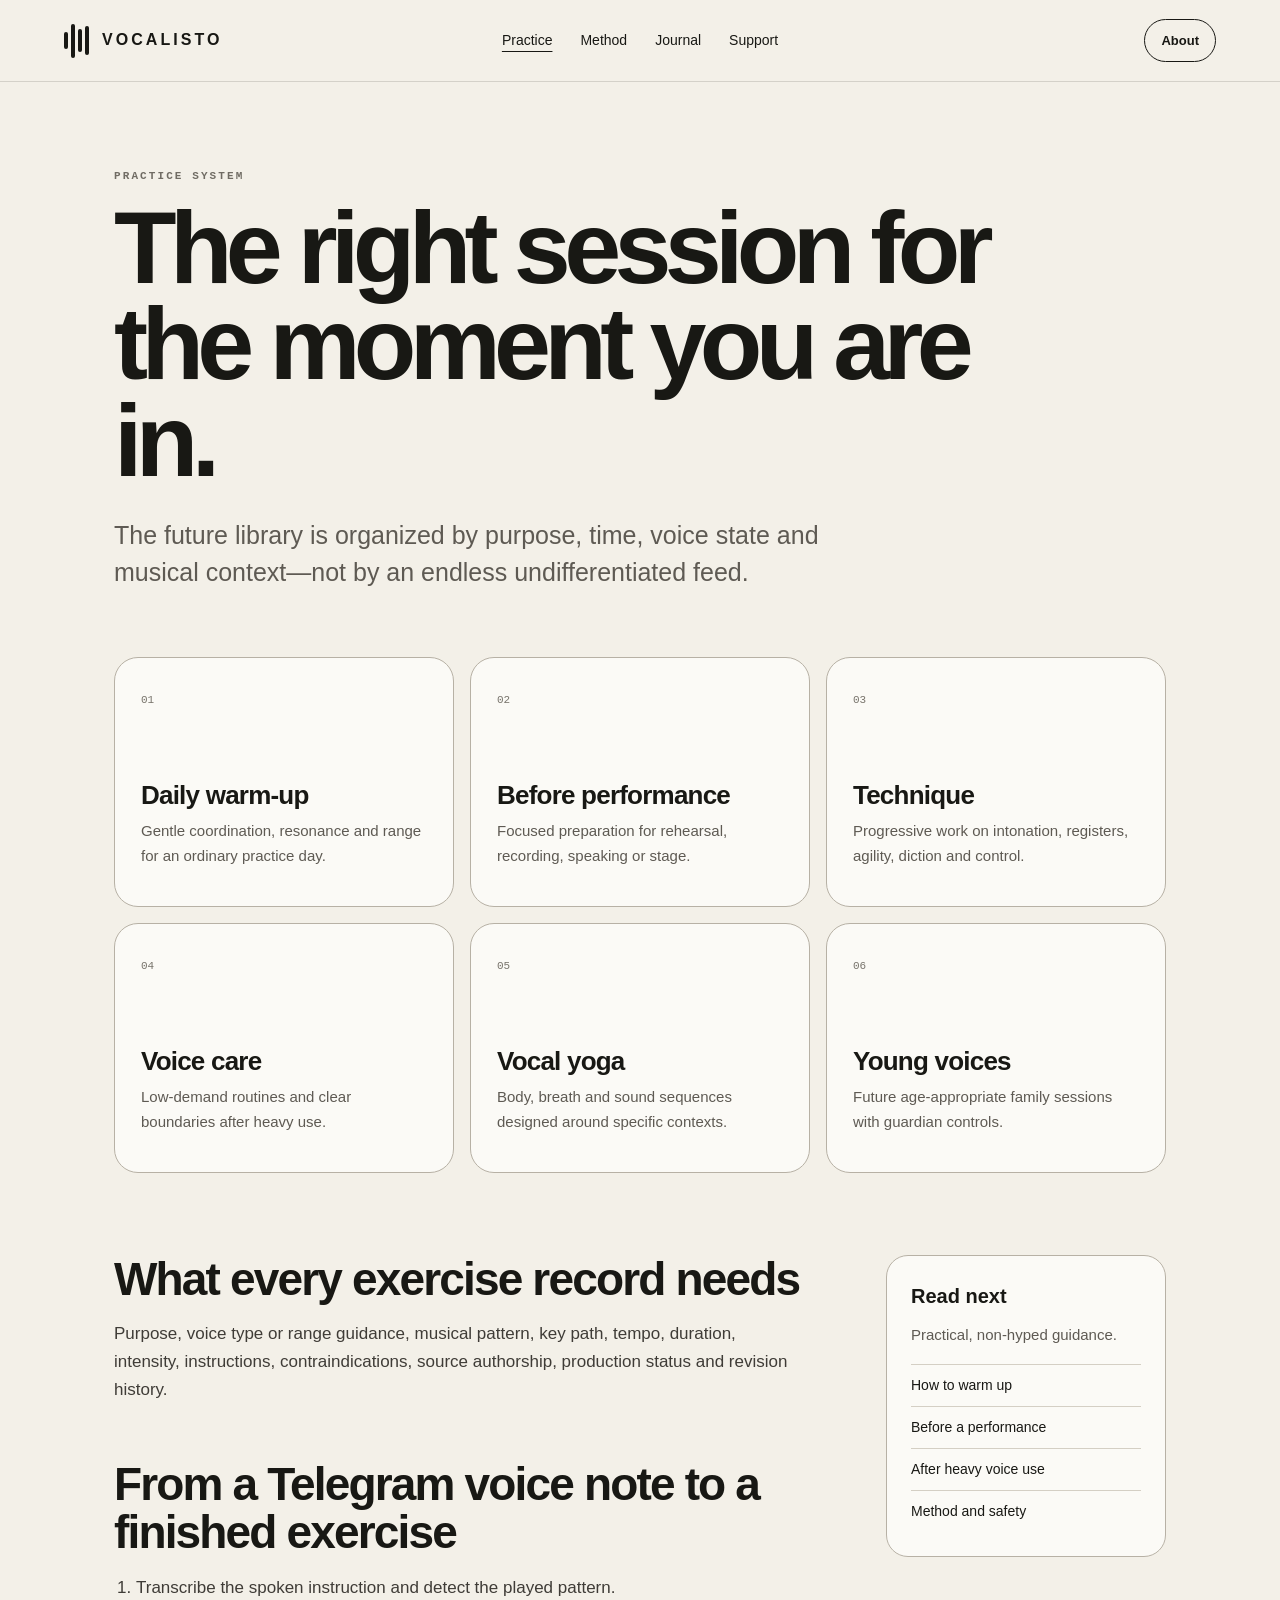
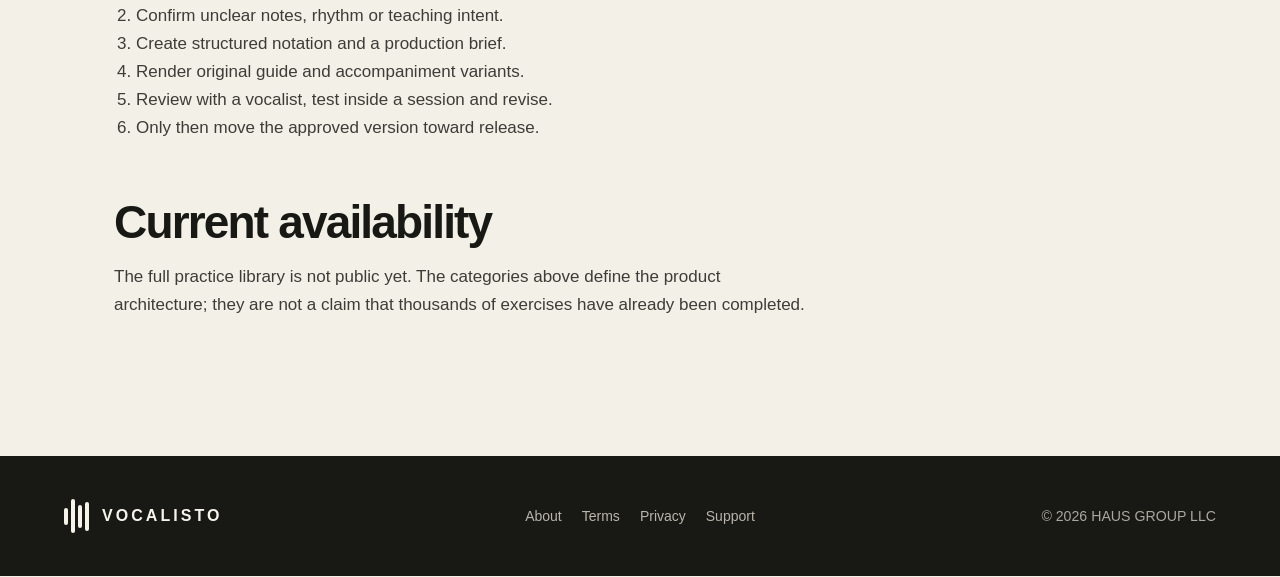
<file: practice.html>
<!doctype html><html lang="en"><head><meta charset="utf-8"><meta name="viewport" content="width=device-width,initial-scale=1"><title>Vocal Practice Library — Vocalisto</title><meta name="description" content="Explore Vocalisto's planned vocal practice library: guided warm-ups, technique, performance preparation and careful voice recovery for singers."><link rel="canonical" href="https://vocalisto.app/practice.html"><link rel="icon" href="/favicon.svg" type="image/svg+xml"><link rel="manifest" href="/site.webmanifest"><meta name="theme-color" content="#181814"><link rel="stylesheet" href="/site.css"><meta name="robots" content="index,follow"></head><body><a class="skip-link" href="#main-content">Skip to content</a>
<header class="site-header"><a class="brand" href="/"><span class="mark"><i></i><i></i><i></i><i></i></span><b>VOCALISTO</b></a><nav class="site-nav"><a aria-current="page" href="/practice.html">Practice</a><a href="/method.html">Method</a><a href="/journal/">Journal</a><a href="/support.html">Support</a></nav><a class="header-link" href="/about.html">About</a></header>
<main id="main-content" class="page"><p class="eyebrow">PRACTICE SYSTEM</p><h1>The right session for the moment you are in.</h1><p class="lede">The future library is organized by purpose, time, voice state and musical context—not by an endless undifferentiated feed.</p>
<section class="cards"><article class="card"><small>01</small><h2>Daily warm-up</h2><p>Gentle coordination, resonance and range for an ordinary practice day.</p></article><article class="card"><small>02</small><h2>Before performance</h2><p>Focused preparation for rehearsal, recording, speaking or stage.</p></article><article class="card"><small>03</small><h2>Technique</h2><p>Progressive work on intonation, registers, agility, diction and control.</p></article><article class="card"><small>04</small><h2>Voice care</h2><p>Low-demand routines and clear boundaries after heavy use.</p></article><article class="card"><small>05</small><h2>Vocal yoga</h2><p>Body, breath and sound sequences designed around specific contexts.</p></article><article class="card"><small>06</small><h2>Young voices</h2><p>Future age-appropriate family sessions with guardian controls.</p></article></section>
<section class="content-grid"><article class="prose"><h2>What every exercise record needs</h2><p>Purpose, voice type or range guidance, musical pattern, key path, tempo, duration, intensity, instructions, contraindications, source authorship, production status and revision history.</p><h2>From a Telegram voice note to a finished exercise</h2><ol><li>Transcribe the spoken instruction and detect the played pattern.</li><li>Confirm unclear notes, rhythm or teaching intent.</li><li>Create structured notation and a production brief.</li><li>Render original guide and accompaniment variants.</li><li>Review with a vocalist, test inside a session and revise.</li><li>Only then move the approved version toward release.</li></ol><h2>Current availability</h2><p>The full practice library is not public yet. The categories above define the product architecture; they are not a claim that thousands of exercises have already been completed.</p></article><aside class="side-card"><h2>Read next</h2><p>Practical, non-hyped guidance.</p><a href="/journal/how-to-warm-up-your-voice.html">How to warm up</a><a href="/journal/before-a-performance.html">Before a performance</a><a href="/journal/after-heavy-voice-use.html">After heavy voice use</a><a href="/method.html">Method and safety</a></aside></section></main>
<footer class="site-footer"><a class="brand" href="/"><span class="mark"><i></i><i></i><i></i><i></i></span><b>VOCALISTO</b></a><div class="footer-links"><a href="/about.html">About</a><a href="/terms.html">Terms</a><a href="/privacy.html">Privacy</a><a href="/support.html">Support</a></div><small>© 2026 HAUS GROUP LLC</small></footer></body></html>
</file>
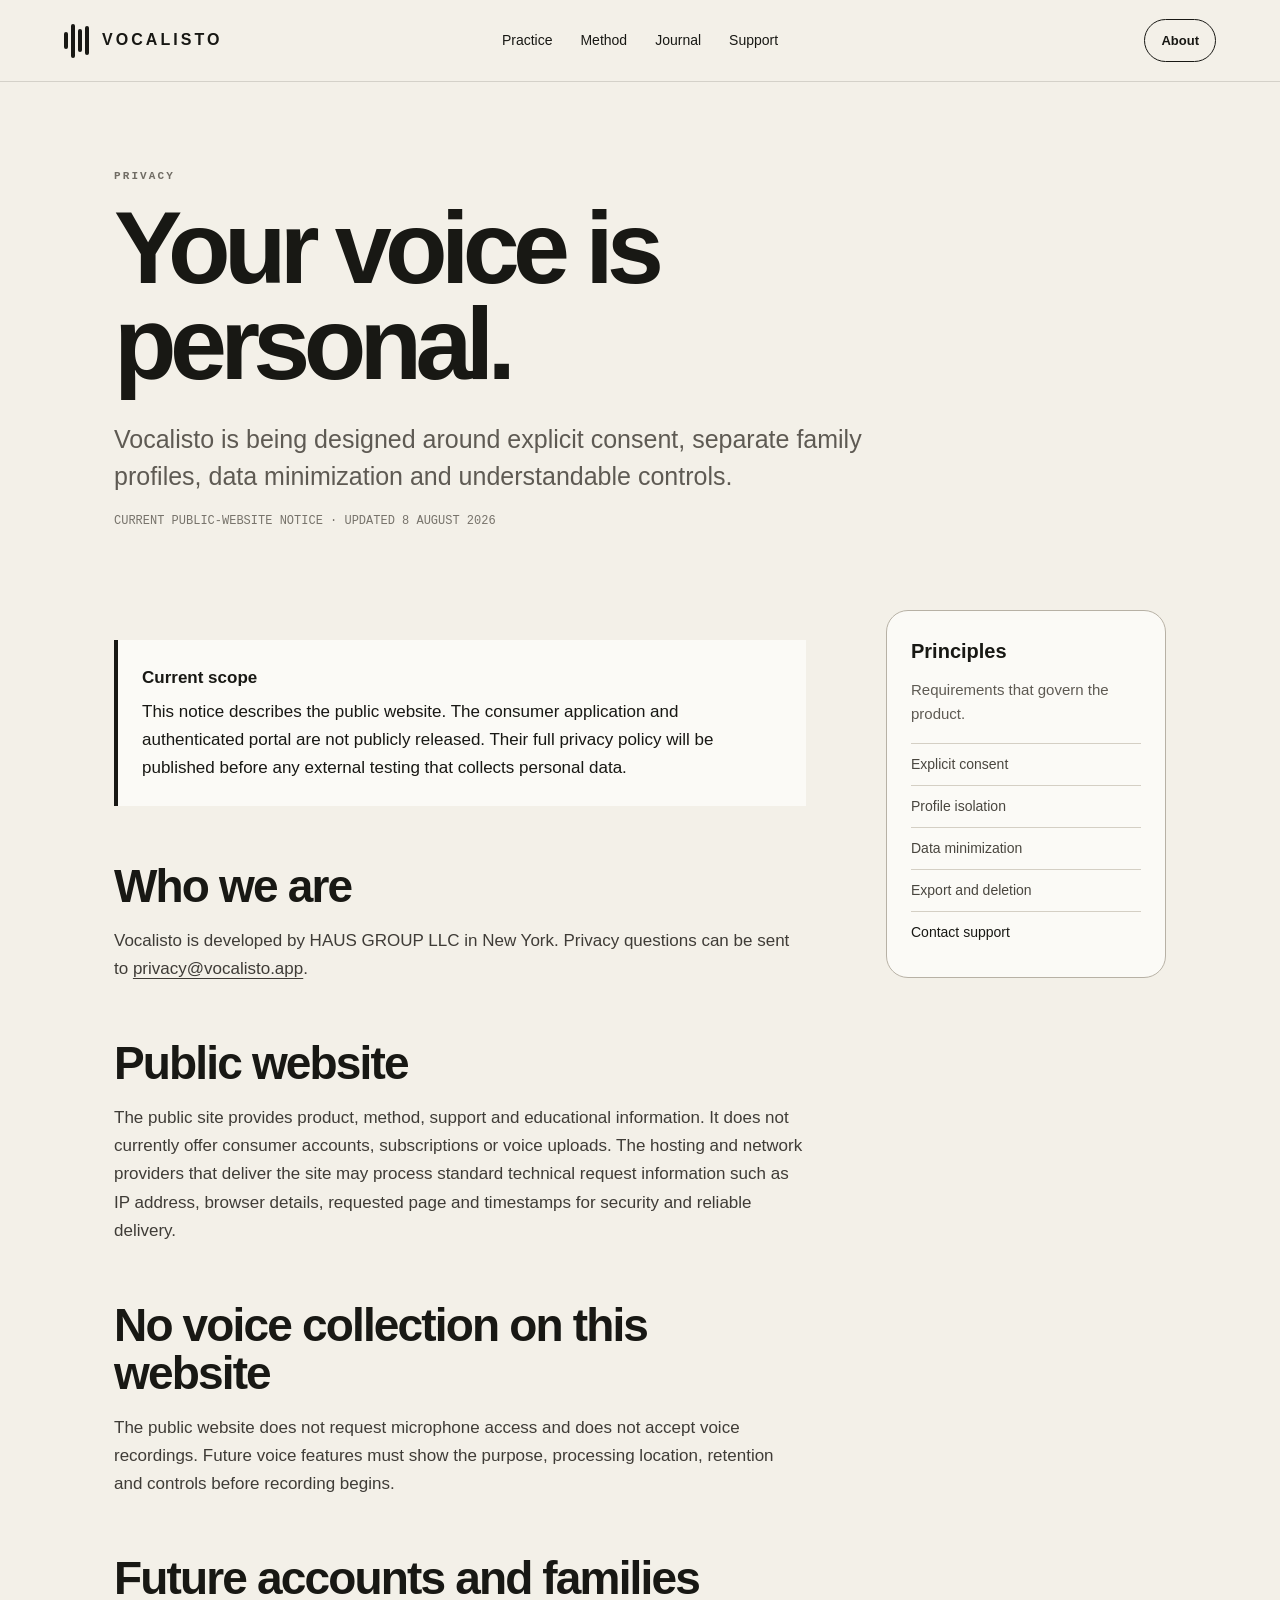
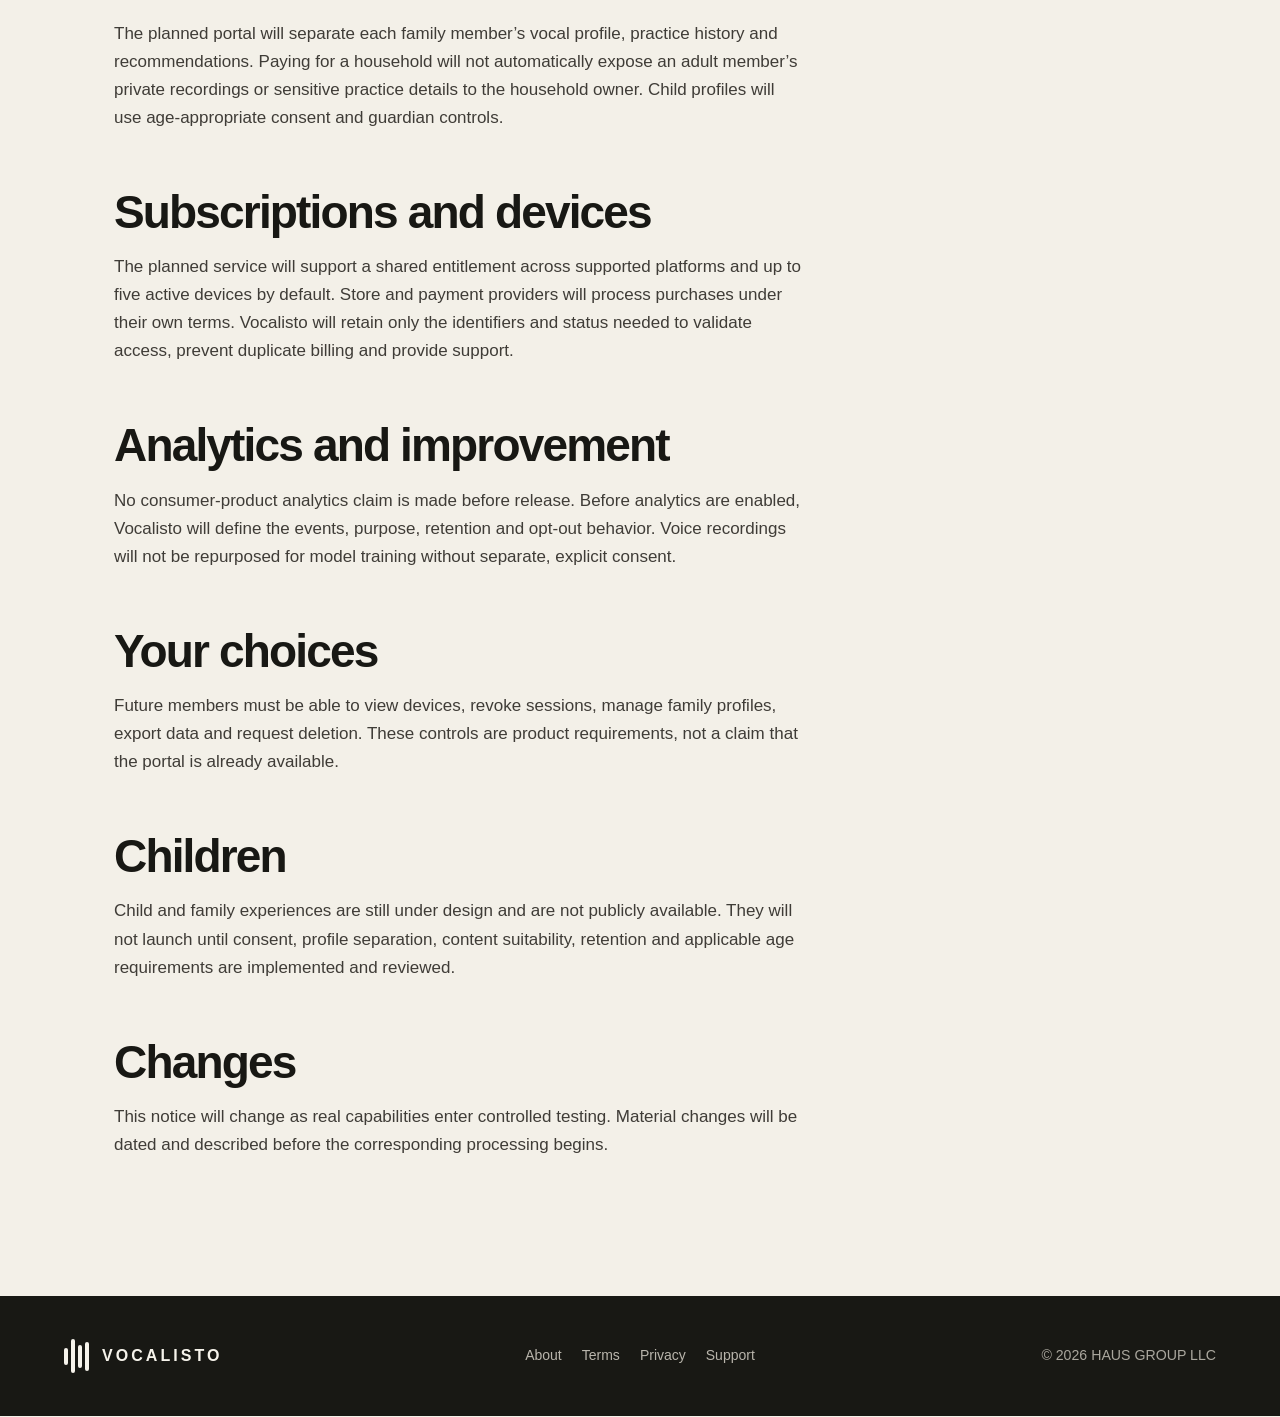
<file: privacy.html>
<!doctype html><html lang="en"><head>
<meta charset="utf-8"><meta name="viewport" content="width=device-width,initial-scale=1">
<title>Privacy — Vocalisto</title><meta name="description" content="Read how Vocalisto approaches voice data, consent, family profiles, devices, subscriptions and the current public website during private development.">
<link rel="canonical" href="https://vocalisto.app/privacy.html"><link rel="icon" href="/favicon.svg" type="image/svg+xml"><link rel="manifest" href="/site.webmanifest"><meta name="theme-color" content="#181814"><link rel="stylesheet" href="/site.css"><meta name="robots" content="index,follow">
<meta property="og:title" content="Privacy — Vocalisto"><meta property="og:description" content="How Vocalisto approaches voice, account and family privacy."><meta property="og:url" content="https://vocalisto.app/privacy.html"><meta property="og:type" content="website">
</head><body><a class="skip-link" href="#main-content">Skip to content</a>
<header class="site-header"><a class="brand" href="/"><span class="mark"><i></i><i></i><i></i><i></i></span><b>VOCALISTO</b></a><nav class="site-nav"><a href="/practice.html">Practice</a><a href="/method.html">Method</a><a href="/journal/">Journal</a><a href="/support.html">Support</a></nav><a class="header-link" href="/about.html">About</a></header>
<main id="main-content" class="page"><p class="eyebrow">PRIVACY</p><h1>Your voice is personal.</h1><p class="lede">Vocalisto is being designed around explicit consent, separate family profiles, data minimization and understandable controls.</p><p class="meta">CURRENT PUBLIC-WEBSITE NOTICE · UPDATED 8 AUGUST 2026</p>
<div class="content-grid"><article class="prose"><div class="note"><strong>Current scope</strong>This notice describes the public website. The consumer application and authenticated portal are not publicly released. Their full privacy policy will be published before any external testing that collects personal data.</div><h2>Who we are</h2><p>Vocalisto is developed by HAUS GROUP LLC in New York. Privacy questions can be sent to <a href="mailto:privacy@vocalisto.app">privacy@vocalisto.app</a>.</p><h2>Public website</h2><p>The public site provides product, method, support and educational information. It does not currently offer consumer accounts, subscriptions or voice uploads. The hosting and network providers that deliver the site may process standard technical request information such as IP address, browser details, requested page and timestamps for security and reliable delivery.</p><h2>No voice collection on this website</h2><p>The public website does not request microphone access and does not accept voice recordings. Future voice features must show the purpose, processing location, retention and controls before recording begins.</p><h2>Future accounts and families</h2><p>The planned portal will separate each family member’s vocal profile, practice history and recommendations. Paying for a household will not automatically expose an adult member’s private recordings or sensitive practice details to the household owner. Child profiles will use age-appropriate consent and guardian controls.</p><h2>Subscriptions and devices</h2><p>The planned service will support a shared entitlement across supported platforms and up to five active devices by default. Store and payment providers will process purchases under their own terms. Vocalisto will retain only the identifiers and status needed to validate access, prevent duplicate billing and provide support.</p><h2>Analytics and improvement</h2><p>No consumer-product analytics claim is made before release. Before analytics are enabled, Vocalisto will define the events, purpose, retention and opt-out behavior. Voice recordings will not be repurposed for model training without separate, explicit consent.</p><h2>Your choices</h2><p>Future members must be able to view devices, revoke sessions, manage family profiles, export data and request deletion. These controls are product requirements, not a claim that the portal is already available.</p><h2>Children</h2><p>Child and family experiences are still under design and are not publicly available. They will not launch until consent, profile separation, content suitability, retention and applicable age requirements are implemented and reviewed.</p><h2>Changes</h2><p>This notice will change as real capabilities enter controlled testing. Material changes will be dated and described before the corresponding processing begins.</p></article>
<aside class="side-card"><h2>Principles</h2><p>Requirements that govern the product.</p><span>Explicit consent</span><span>Profile isolation</span><span>Data minimization</span><span>Export and deletion</span><a href="/support.html">Contact support</a></aside></div></main>
<footer class="site-footer"><a class="brand" href="/"><span class="mark"><i></i><i></i><i></i><i></i></span><b>VOCALISTO</b></a><div class="footer-links"><a href="/about.html">About</a><a href="/terms.html">Terms</a><a href="/privacy.html">Privacy</a><a href="/support.html">Support</a></div><small>© 2026 HAUS GROUP LLC</small></footer></body></html>
</file>
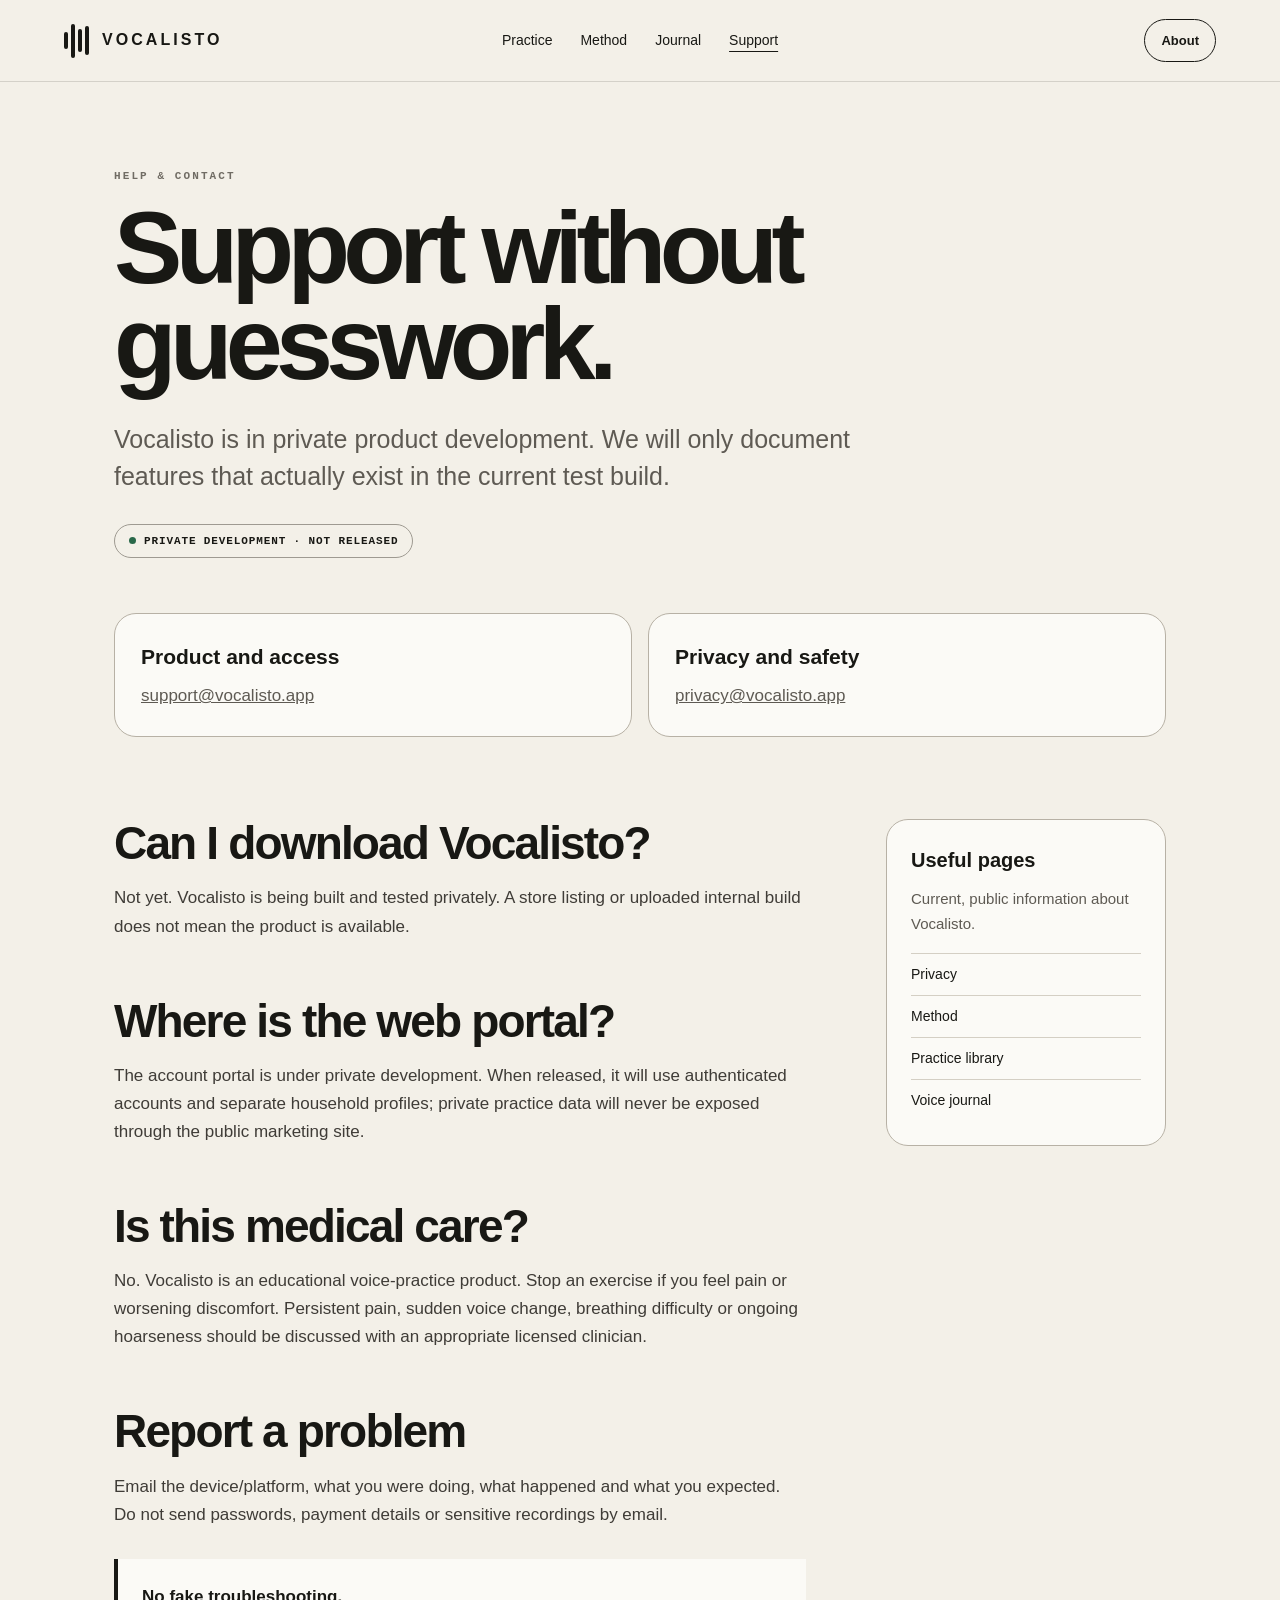
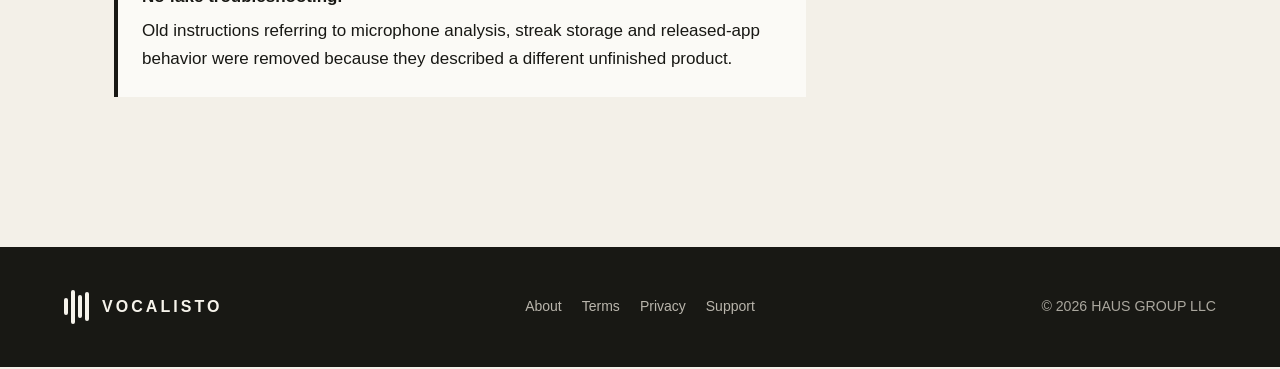
<file: support.html>
<!doctype html><html lang="en"><head>
<meta charset="utf-8"><meta name="viewport" content="width=device-width,initial-scale=1">
<title>Support — Vocalisto</title><meta name="description" content="Contact Vocalisto and find accurate information about private product development, access, privacy, testing status and future support capabilities.">
<link rel="canonical" href="https://vocalisto.app/support.html"><link rel="icon" href="/favicon.svg" type="image/svg+xml"><link rel="manifest" href="/site.webmanifest"><meta name="theme-color" content="#181814"><link rel="stylesheet" href="/site.css">
<meta name="robots" content="index,follow"><meta property="og:title" content="Support — Vocalisto"><meta property="og:description" content="Vocalisto support and product status."><meta property="og:url" content="https://vocalisto.app/support.html"><meta property="og:type" content="website">
</head><body><a class="skip-link" href="#main-content">Skip to content</a>
<header class="site-header"><a class="brand" href="/"><span class="mark"><i></i><i></i><i></i><i></i></span><b>VOCALISTO</b></a><nav class="site-nav"><a href="/practice.html">Practice</a><a href="/method.html">Method</a><a href="/journal/">Journal</a><a aria-current="page" href="/support.html">Support</a></nav><a class="header-link" href="/about.html">About</a></header>
<main id="main-content" class="page"><p class="eyebrow">HELP & CONTACT</p><h1>Support without guesswork.</h1><p class="lede">Vocalisto is in private product development. We will only document features that actually exist in the current test build.</p><span class="status"><i></i> PRIVATE DEVELOPMENT · NOT RELEASED</span>
<div class="contact"><article><h2>Product and access</h2><p><a href="mailto:support@vocalisto.app">support@vocalisto.app</a></p></article><article><h2>Privacy and safety</h2><p><a href="mailto:privacy@vocalisto.app">privacy@vocalisto.app</a></p></article></div>
<div class="content-grid"><article class="prose"><h2>Can I download Vocalisto?</h2><p>Not yet. Vocalisto is being built and tested privately. A store listing or uploaded internal build does not mean the product is available.</p><h2>Where is the web portal?</h2><p>The account portal is under private development. When released, it will use authenticated accounts and separate household profiles; private practice data will never be exposed through the public marketing site.</p><h2>Is this medical care?</h2><p>No. Vocalisto is an educational voice-practice product. Stop an exercise if you feel pain or worsening discomfort. Persistent pain, sudden voice change, breathing difficulty or ongoing hoarseness should be discussed with an appropriate licensed clinician.</p><h2>Report a problem</h2><p>Email the device/platform, what you were doing, what happened and what you expected. Do not send passwords, payment details or sensitive recordings by email.</p><div class="note"><strong>No fake troubleshooting.</strong>Old instructions referring to microphone analysis, streak storage and released-app behavior were removed because they described a different unfinished product.</div></article>
<aside class="side-card"><h2>Useful pages</h2><p>Current, public information about Vocalisto.</p><a href="/privacy.html">Privacy</a><a href="/method.html">Method</a><a href="/practice.html">Practice library</a><a href="/journal/">Voice journal</a></aside></div></main>
<footer class="site-footer"><a class="brand" href="/"><span class="mark"><i></i><i></i><i></i><i></i></span><b>VOCALISTO</b></a><div class="footer-links"><a href="/about.html">About</a><a href="/terms.html">Terms</a><a href="/privacy.html">Privacy</a><a href="/support.html">Support</a></div><small>© 2026 HAUS GROUP LLC</small></footer></body></html>
</file>
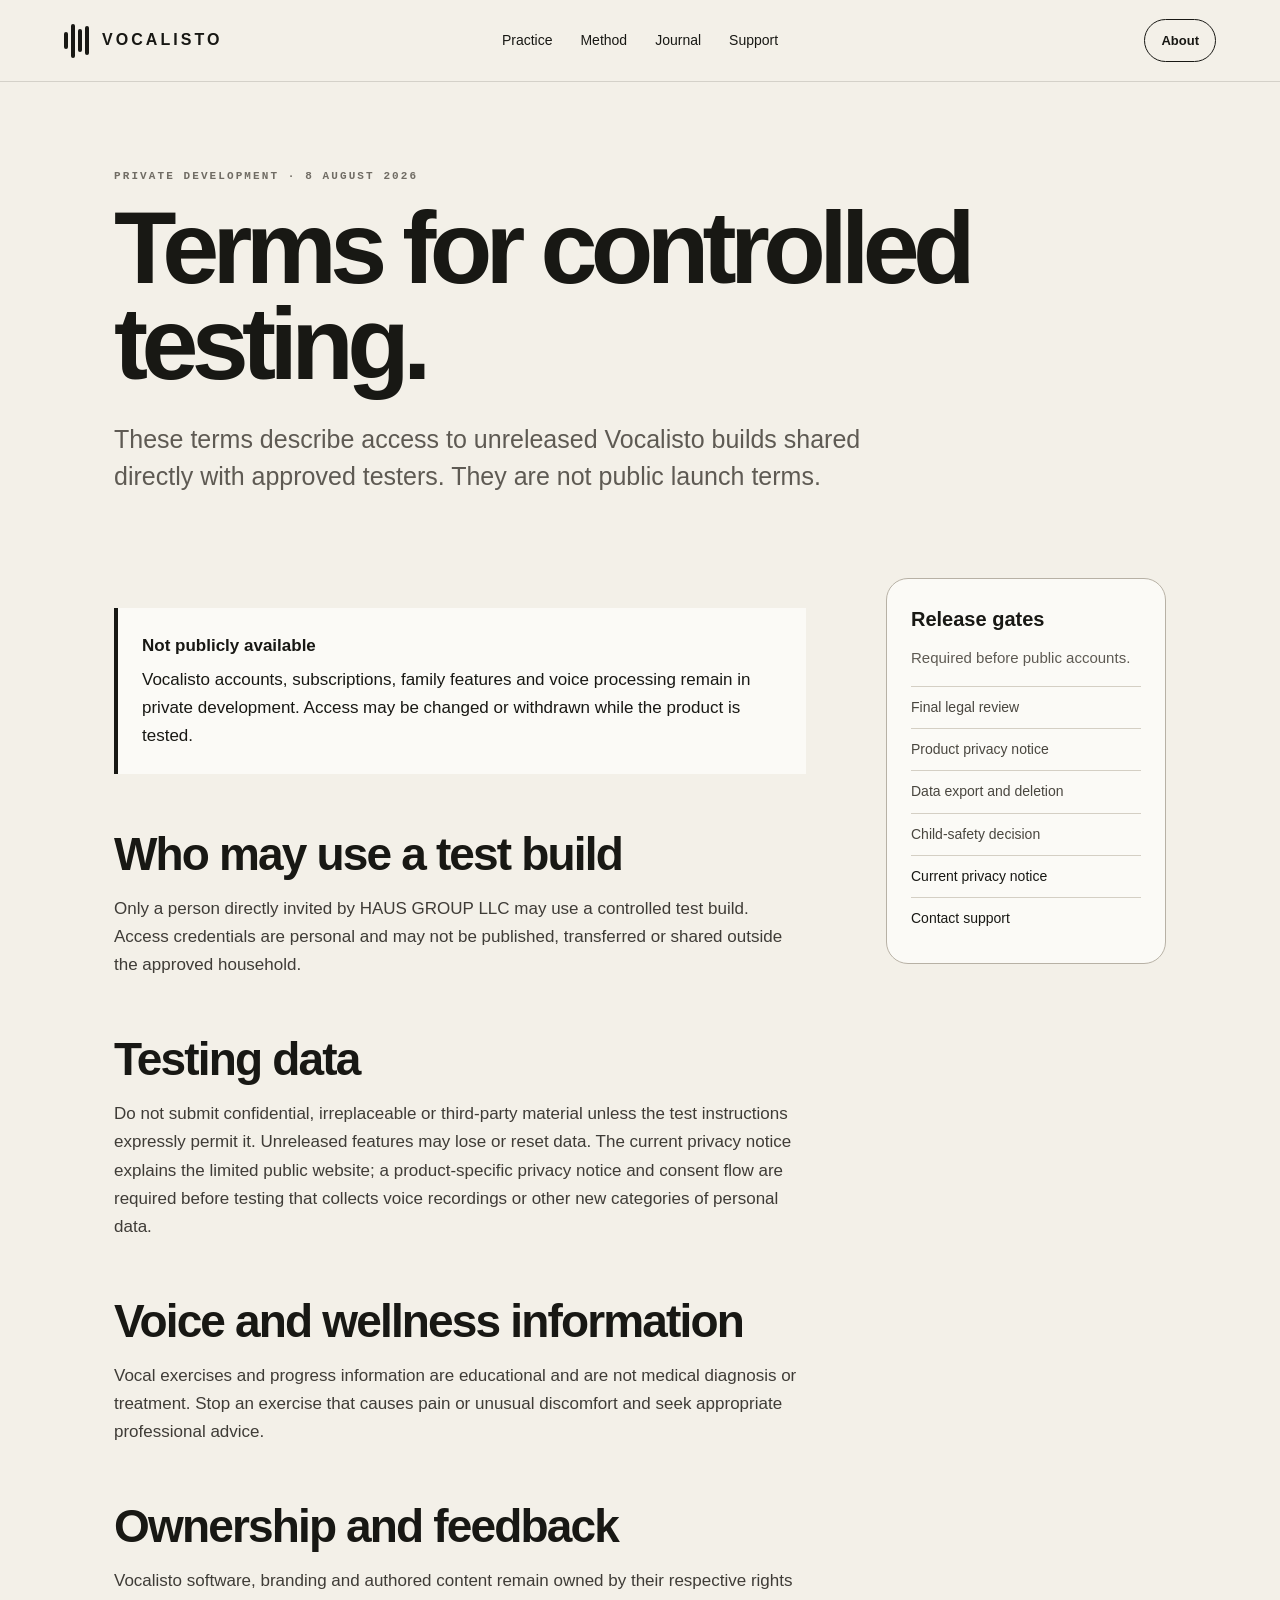
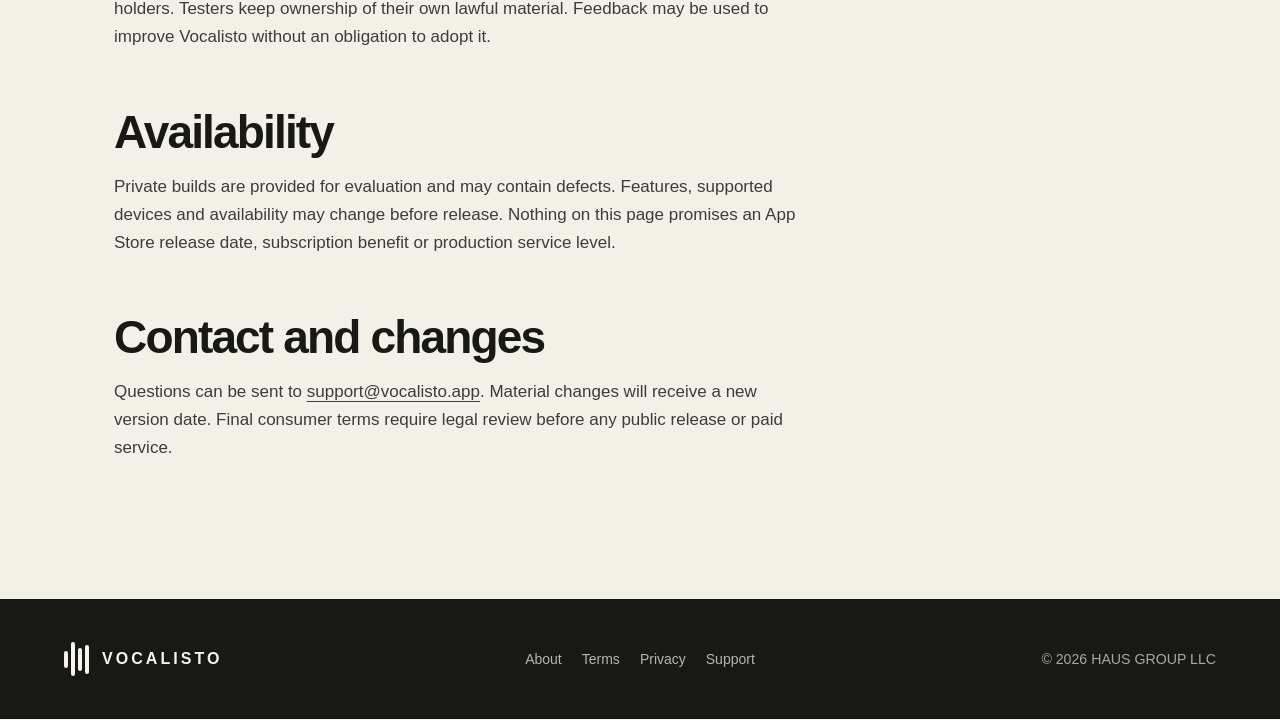
<file: terms.html>
<!doctype html><html lang="en"><head><meta charset="utf-8"><meta name="viewport" content="width=device-width,initial-scale=1"><title>Terms — Vocalisto</title><meta name="description" content="Current private-development terms for Vocalisto."><link rel="canonical" href="https://vocalisto.app/terms.html"><link rel="icon" href="/favicon.svg" type="image/svg+xml"><link rel="manifest" href="/site.webmanifest"><meta name="theme-color" content="#181814"><link rel="stylesheet" href="/site.css"><meta name="robots" content="noindex,follow"><meta property="og:title" content="Terms — Vocalisto"><meta property="og:description" content="Private-development terms for Vocalisto."><meta property="og:url" content="https://vocalisto.app/terms.html"><meta property="og:type" content="website"></head><body><a class="skip-link" href="#main-content">Skip to content</a>
<header class="site-header"><a class="brand" href="/"><span class="mark"><i></i><i></i><i></i><i></i></span><b>VOCALISTO</b></a><nav class="site-nav"><a href="/practice.html">Practice</a><a href="/method.html">Method</a><a href="/journal/">Journal</a><a href="/support.html">Support</a></nav><a class="header-link" href="/about.html">About</a></header>
<main id="main-content" class="page"><p class="eyebrow">PRIVATE DEVELOPMENT · 8 AUGUST 2026</p><h1>Terms for controlled testing.</h1><p class="lede">These terms describe access to unreleased Vocalisto builds shared directly with approved testers. They are not public launch terms.</p>
<div class="content-grid"><article class="prose"><div class="note"><strong>Not publicly available</strong>Vocalisto accounts, subscriptions, family features and voice processing remain in private development. Access may be changed or withdrawn while the product is tested.</div><h2>Who may use a test build</h2><p>Only a person directly invited by HAUS GROUP LLC may use a controlled test build. Access credentials are personal and may not be published, transferred or shared outside the approved household.</p><h2>Testing data</h2><p>Do not submit confidential, irreplaceable or third-party material unless the test instructions expressly permit it. Unreleased features may lose or reset data. The current privacy notice explains the limited public website; a product-specific privacy notice and consent flow are required before testing that collects voice recordings or other new categories of personal data.</p><h2>Voice and wellness information</h2><p>Vocal exercises and progress information are educational and are not medical diagnosis or treatment. Stop an exercise that causes pain or unusual discomfort and seek appropriate professional advice.</p><h2>Ownership and feedback</h2><p>Vocalisto software, branding and authored content remain owned by their respective rights holders. Testers keep ownership of their own lawful material. Feedback may be used to improve Vocalisto without an obligation to adopt it.</p><h2>Availability</h2><p>Private builds are provided for evaluation and may contain defects. Features, supported devices and availability may change before release. Nothing on this page promises an App Store release date, subscription benefit or production service level.</p><h2>Contact and changes</h2><p>Questions can be sent to <a href="mailto:support@vocalisto.app">support@vocalisto.app</a>. Material changes will receive a new version date. Final consumer terms require legal review before any public release or paid service.</p></article><aside class="side-card"><h2>Release gates</h2><p>Required before public accounts.</p><span>Final legal review</span><span>Product privacy notice</span><span>Data export and deletion</span><span>Child-safety decision</span><a href="/privacy.html">Current privacy notice</a><a href="/support.html">Contact support</a></aside></div></main>
<footer class="site-footer"><a class="brand" href="/"><span class="mark"><i></i><i></i><i></i><i></i></span><b>VOCALISTO</b></a><div class="footer-links"><a href="/about.html">About</a><a href="/terms.html">Terms</a><a href="/privacy.html">Privacy</a><a href="/support.html">Support</a></div><small>© 2026 HAUS GROUP LLC</small></footer></body></html>
</file>
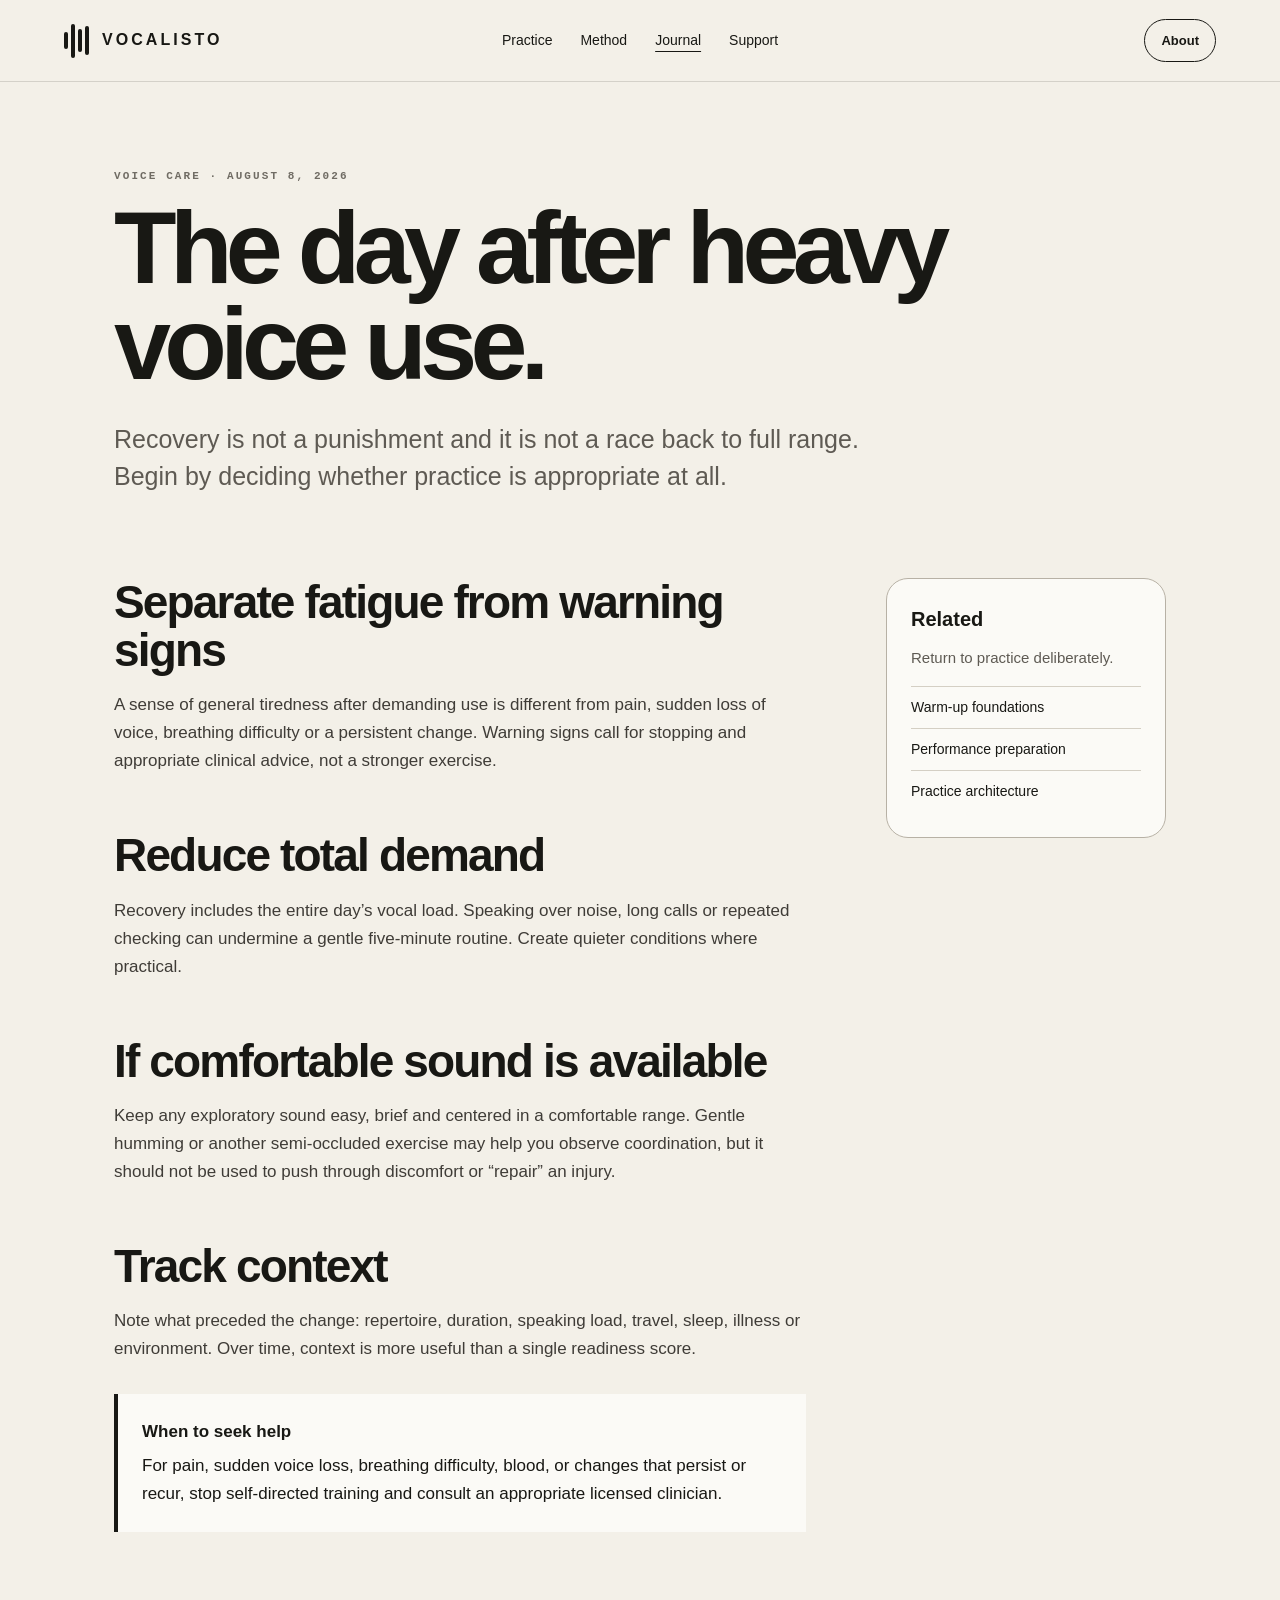
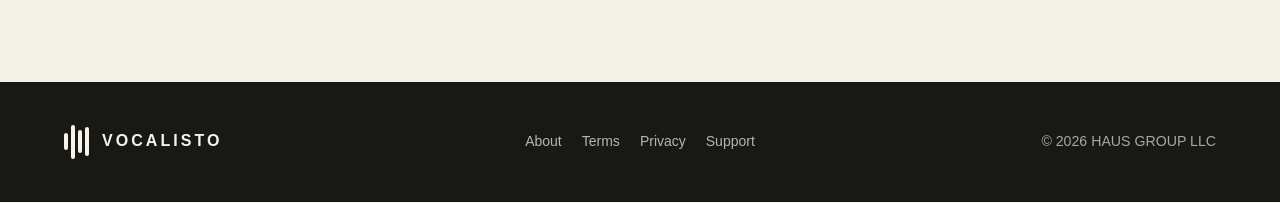
<file: journal/after-heavy-voice-use.html>
<!doctype html><html lang="en"><head><meta charset="utf-8"><meta name="viewport" content="width=device-width,initial-scale=1"><title>After Heavy Voice Use — Vocalisto</title><meta name="description" content="Plan the day after demanding singing or speaking with a careful approach to vocal load, comfortable sound, warning signs and when not to practice."><link rel="canonical" href="https://vocalisto.app/journal/after-heavy-voice-use.html"><link rel="icon" href="/favicon.svg" type="image/svg+xml"><link rel="manifest" href="/site.webmanifest"><meta name="theme-color" content="#181814"><link rel="stylesheet" href="/site.css"><meta name="robots" content="index,follow"></head><body><a class="skip-link" href="#main-content">Skip to content</a>
<header class="site-header"><a class="brand" href="/"><span class="mark"><i></i><i></i><i></i><i></i></span><b>VOCALISTO</b></a><nav class="site-nav"><a href="/practice.html">Practice</a><a href="/method.html">Method</a><a aria-current="page" href="/journal/">Journal</a><a href="/support.html">Support</a></nav><a class="header-link" href="/about.html">About</a></header>
<main id="main-content" class="page"><p class="eyebrow">VOICE CARE · AUGUST 8, 2026</p><h1>The day after heavy voice use.</h1><p class="lede">Recovery is not a punishment and it is not a race back to full range. Begin by deciding whether practice is appropriate at all.</p><section class="content-grid"><article class="prose"><h2>Separate fatigue from warning signs</h2><p>A sense of general tiredness after demanding use is different from pain, sudden loss of voice, breathing difficulty or a persistent change. Warning signs call for stopping and appropriate clinical advice, not a stronger exercise.</p><h2>Reduce total demand</h2><p>Recovery includes the entire day’s vocal load. Speaking over noise, long calls or repeated checking can undermine a gentle five-minute routine. Create quieter conditions where practical.</p><h2>If comfortable sound is available</h2><p>Keep any exploratory sound easy, brief and centered in a comfortable range. Gentle humming or another semi-occluded exercise may help you observe coordination, but it should not be used to push through discomfort or “repair” an injury.</p><h2>Track context</h2><p>Note what preceded the change: repertoire, duration, speaking load, travel, sleep, illness or environment. Over time, context is more useful than a single readiness score.</p><div class="note"><strong>When to seek help</strong>For pain, sudden voice loss, breathing difficulty, blood, or changes that persist or recur, stop self-directed training and consult an appropriate licensed clinician.</div></article><aside class="side-card"><h2>Related</h2><p>Return to practice deliberately.</p><a href="/journal/how-to-warm-up-your-voice.html">Warm-up foundations</a><a href="/journal/before-a-performance.html">Performance preparation</a><a href="/practice.html">Practice architecture</a></aside></section></main>
<footer class="site-footer"><a class="brand" href="/"><span class="mark"><i></i><i></i><i></i><i></i></span><b>VOCALISTO</b></a><div class="footer-links"><a href="/about.html">About</a><a href="/terms.html">Terms</a><a href="/privacy.html">Privacy</a><a href="/support.html">Support</a></div><small>© 2026 HAUS GROUP LLC</small></footer></body></html>
</file>
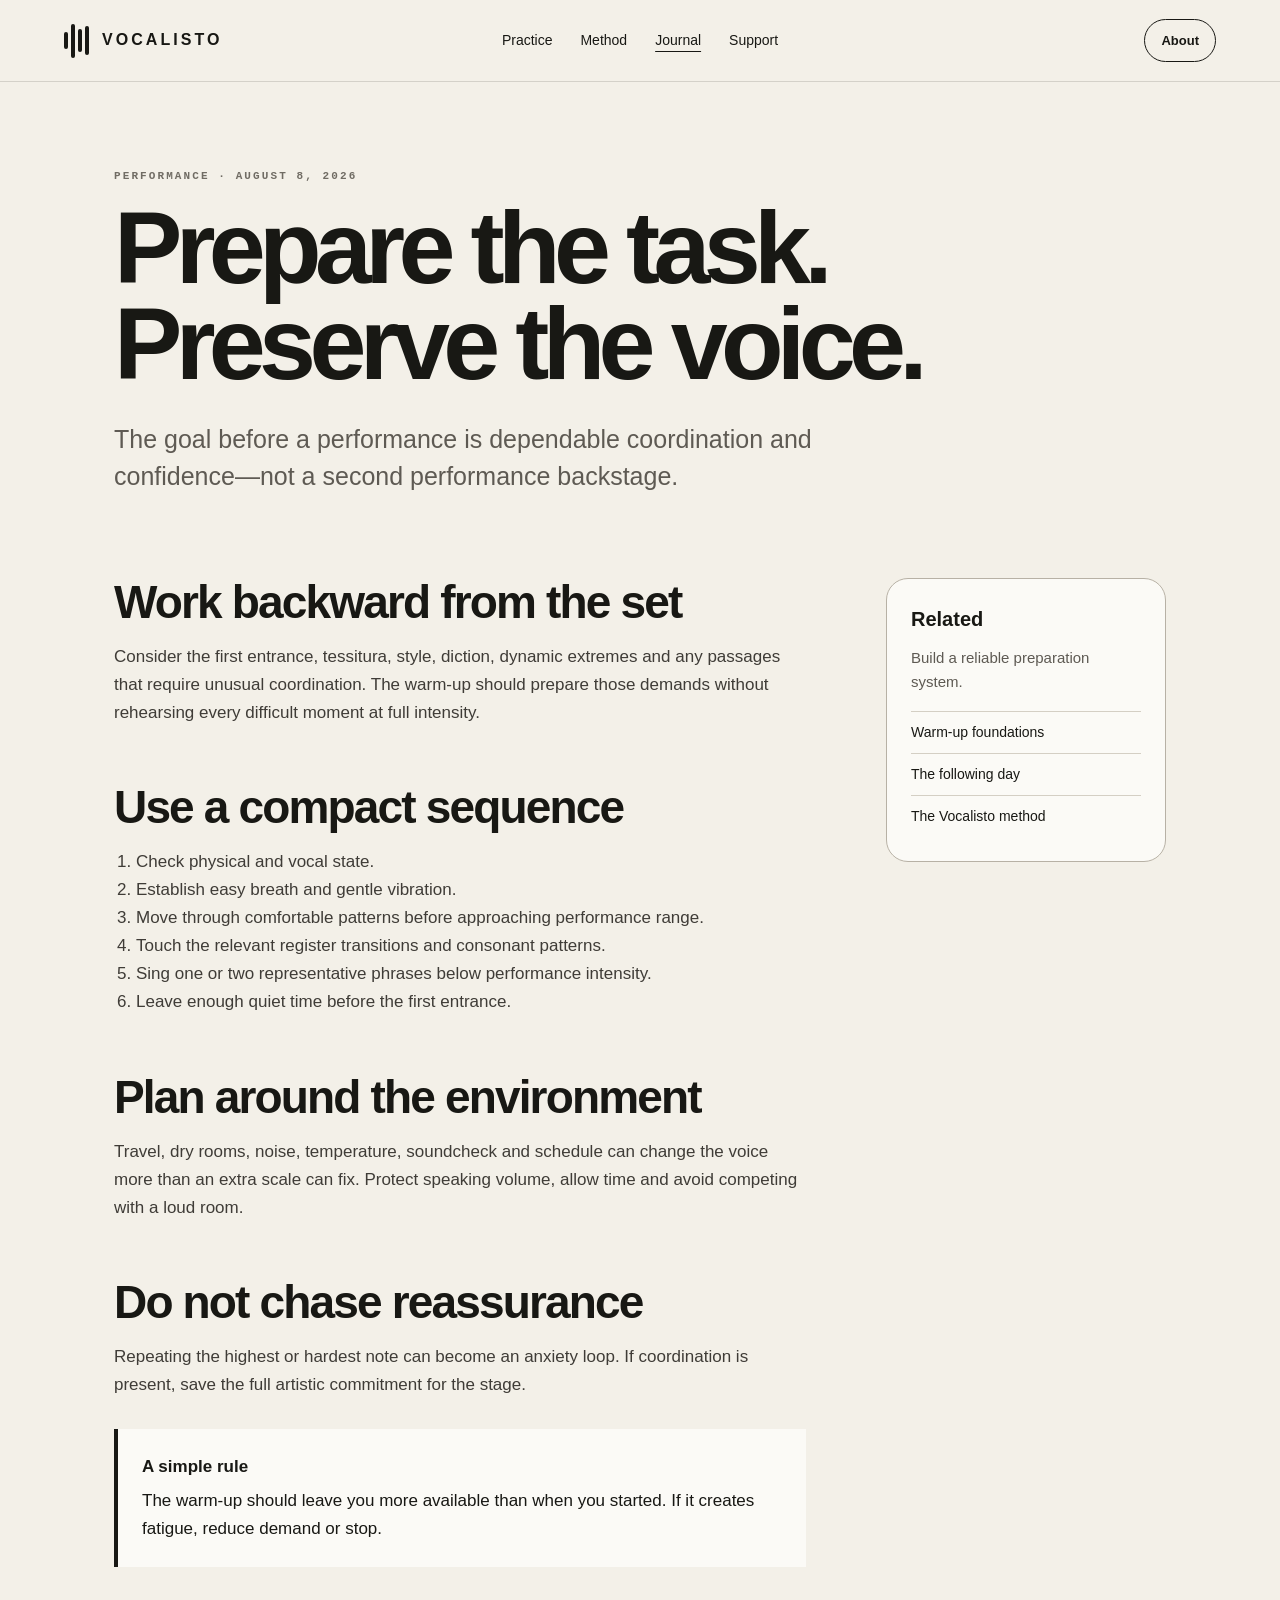
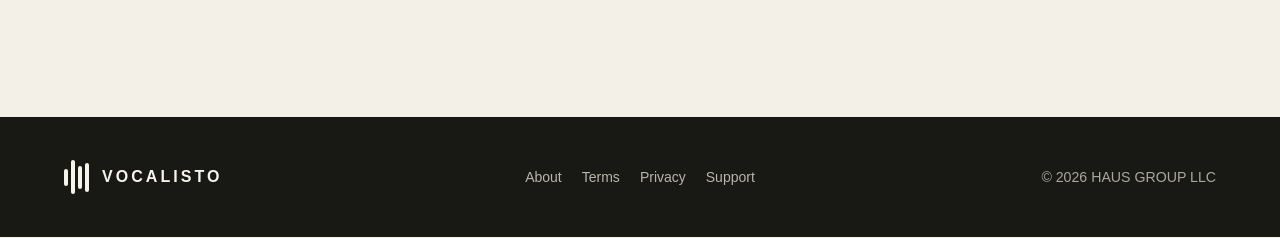
<file: journal/before-a-performance.html>
<!doctype html><html lang="en"><head><meta charset="utf-8"><meta name="viewport" content="width=device-width,initial-scale=1"><title>Vocal Warm-Up Before a Performance — Vocalisto</title><meta name="description" content="Prepare your singing voice for performance with a focused warm-up that addresses the musical task while preserving energy and confidence for the stage."><link rel="canonical" href="https://vocalisto.app/journal/before-a-performance.html"><link rel="icon" href="/favicon.svg" type="image/svg+xml"><link rel="manifest" href="/site.webmanifest"><meta name="theme-color" content="#181814"><link rel="stylesheet" href="/site.css"><meta name="robots" content="index,follow"></head><body><a class="skip-link" href="#main-content">Skip to content</a>
<header class="site-header"><a class="brand" href="/"><span class="mark"><i></i><i></i><i></i><i></i></span><b>VOCALISTO</b></a><nav class="site-nav"><a href="/practice.html">Practice</a><a href="/method.html">Method</a><a aria-current="page" href="/journal/">Journal</a><a href="/support.html">Support</a></nav><a class="header-link" href="/about.html">About</a></header>
<main id="main-content" class="page"><p class="eyebrow">PERFORMANCE · AUGUST 8, 2026</p><h1>Prepare the task. Preserve the voice.</h1><p class="lede">The goal before a performance is dependable coordination and confidence—not a second performance backstage.</p><section class="content-grid"><article class="prose"><h2>Work backward from the set</h2><p>Consider the first entrance, tessitura, style, diction, dynamic extremes and any passages that require unusual coordination. The warm-up should prepare those demands without rehearsing every difficult moment at full intensity.</p><h2>Use a compact sequence</h2><ol><li>Check physical and vocal state.</li><li>Establish easy breath and gentle vibration.</li><li>Move through comfortable patterns before approaching performance range.</li><li>Touch the relevant register transitions and consonant patterns.</li><li>Sing one or two representative phrases below performance intensity.</li><li>Leave enough quiet time before the first entrance.</li></ol><h2>Plan around the environment</h2><p>Travel, dry rooms, noise, temperature, soundcheck and schedule can change the voice more than an extra scale can fix. Protect speaking volume, allow time and avoid competing with a loud room.</p><h2>Do not chase reassurance</h2><p>Repeating the highest or hardest note can become an anxiety loop. If coordination is present, save the full artistic commitment for the stage.</p><div class="note"><strong>A simple rule</strong>The warm-up should leave you more available than when you started. If it creates fatigue, reduce demand or stop.</div></article><aside class="side-card"><h2>Related</h2><p>Build a reliable preparation system.</p><a href="/journal/how-to-warm-up-your-voice.html">Warm-up foundations</a><a href="/journal/after-heavy-voice-use.html">The following day</a><a href="/method.html">The Vocalisto method</a></aside></section></main>
<footer class="site-footer"><a class="brand" href="/"><span class="mark"><i></i><i></i><i></i><i></i></span><b>VOCALISTO</b></a><div class="footer-links"><a href="/about.html">About</a><a href="/terms.html">Terms</a><a href="/privacy.html">Privacy</a><a href="/support.html">Support</a></div><small>© 2026 HAUS GROUP LLC</small></footer></body></html>
</file>
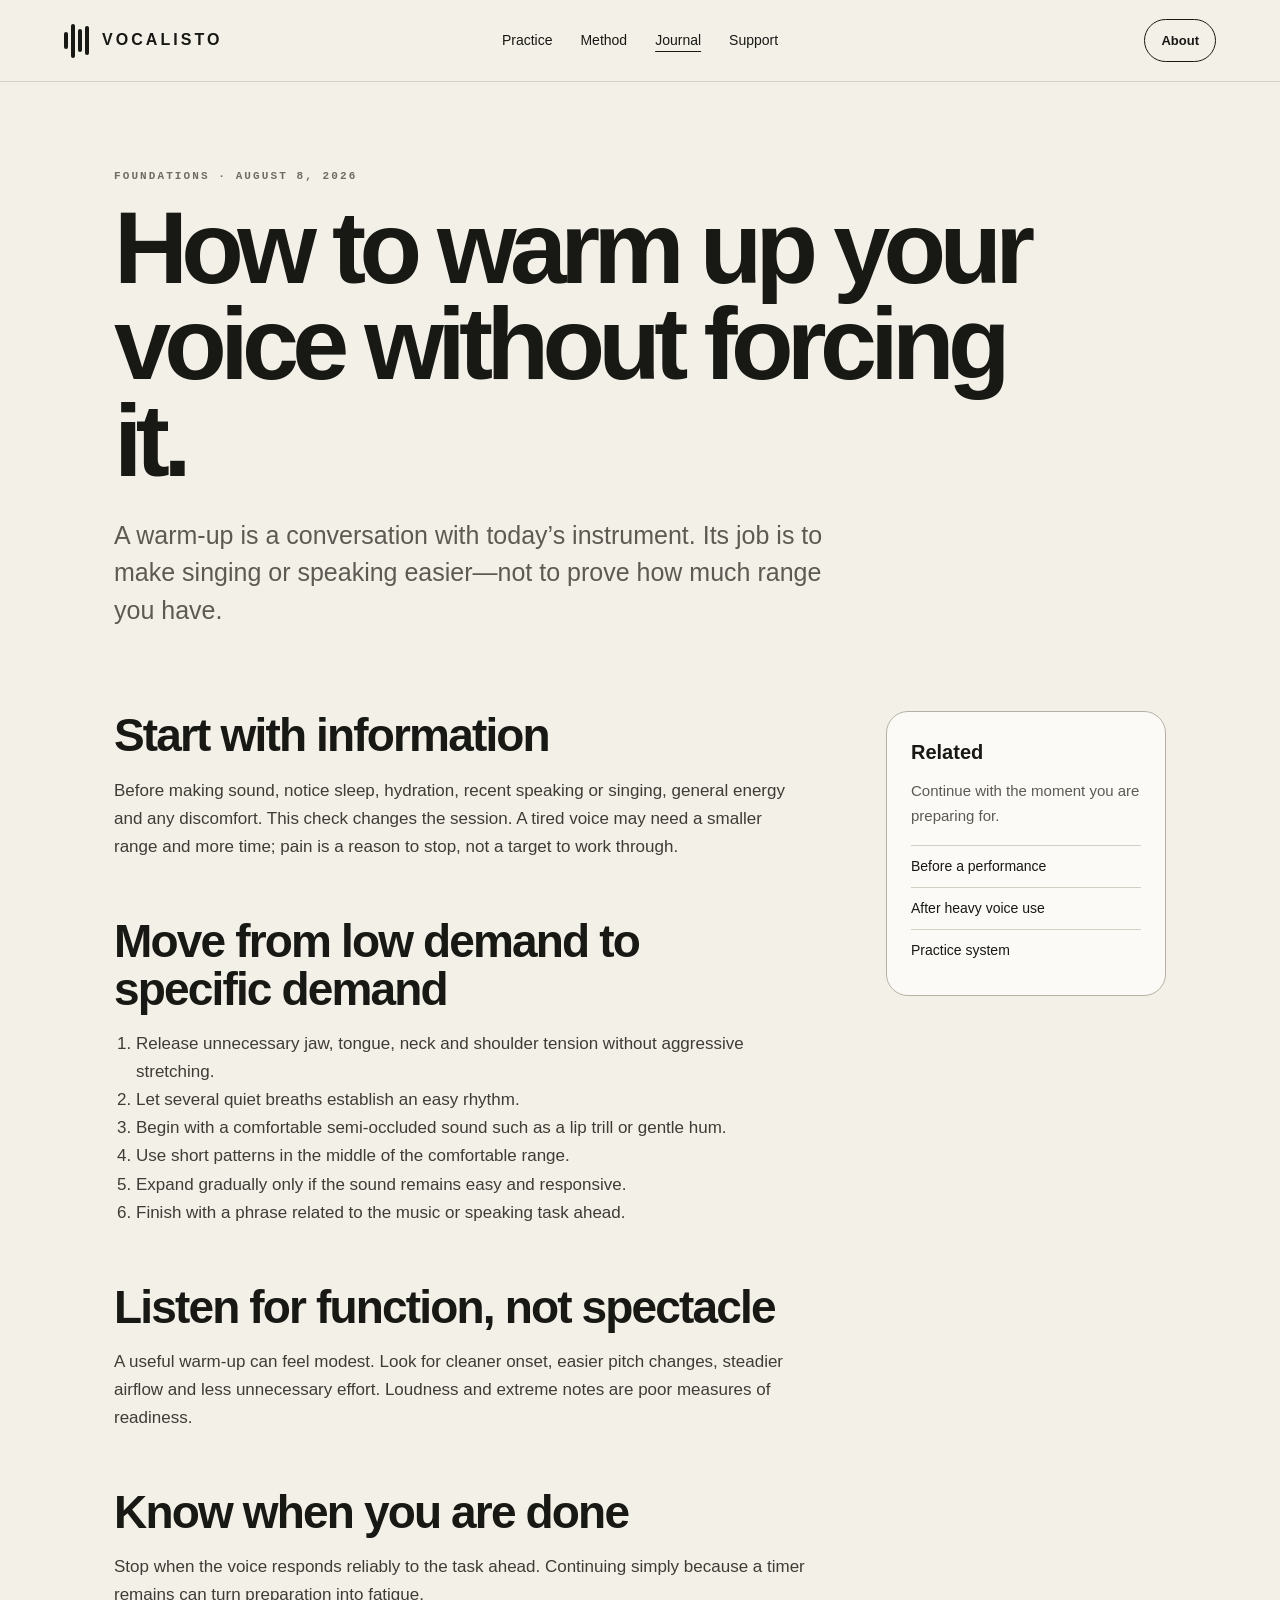
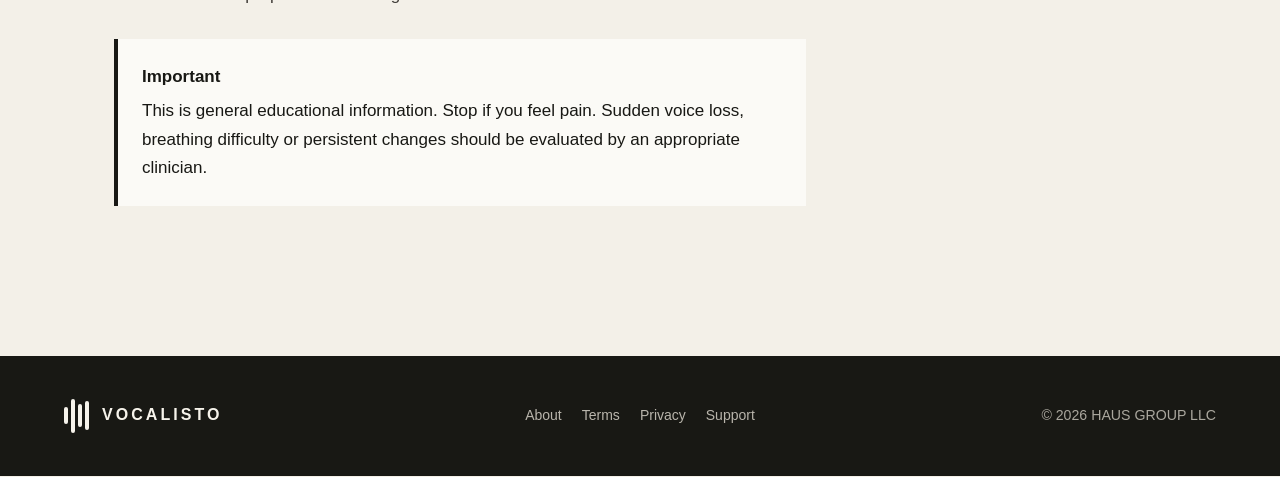
<file: journal/how-to-warm-up-your-voice.html>
<!doctype html><html lang="en"><head><meta charset="utf-8"><meta name="viewport" content="width=device-width,initial-scale=1"><title>How to Warm Up Your Voice — Vocalisto</title><meta name="description" content="Learn a practical vocal warm-up sequence that responds to how your voice feels today, moves from low demand to the musical task and avoids forcing."><link rel="canonical" href="https://vocalisto.app/journal/how-to-warm-up-your-voice.html"><link rel="icon" href="/favicon.svg" type="image/svg+xml"><link rel="manifest" href="/site.webmanifest"><meta name="theme-color" content="#181814"><link rel="stylesheet" href="/site.css"><meta name="robots" content="index,follow"></head><body><a class="skip-link" href="#main-content">Skip to content</a>
<header class="site-header"><a class="brand" href="/"><span class="mark"><i></i><i></i><i></i><i></i></span><b>VOCALISTO</b></a><nav class="site-nav"><a href="/practice.html">Practice</a><a href="/method.html">Method</a><a aria-current="page" href="/journal/">Journal</a><a href="/support.html">Support</a></nav><a class="header-link" href="/about.html">About</a></header>
<main id="main-content" class="page"><p class="eyebrow">FOUNDATIONS · AUGUST 8, 2026</p><h1>How to warm up your voice without forcing it.</h1><p class="lede">A warm-up is a conversation with today’s instrument. Its job is to make singing or speaking easier—not to prove how much range you have.</p><section class="content-grid"><article class="prose"><h2>Start with information</h2><p>Before making sound, notice sleep, hydration, recent speaking or singing, general energy and any discomfort. This check changes the session. A tired voice may need a smaller range and more time; pain is a reason to stop, not a target to work through.</p><h2>Move from low demand to specific demand</h2><ol><li>Release unnecessary jaw, tongue, neck and shoulder tension without aggressive stretching.</li><li>Let several quiet breaths establish an easy rhythm.</li><li>Begin with a comfortable semi-occluded sound such as a lip trill or gentle hum.</li><li>Use short patterns in the middle of the comfortable range.</li><li>Expand gradually only if the sound remains easy and responsive.</li><li>Finish with a phrase related to the music or speaking task ahead.</li></ol><h2>Listen for function, not spectacle</h2><p>A useful warm-up can feel modest. Look for cleaner onset, easier pitch changes, steadier airflow and less unnecessary effort. Loudness and extreme notes are poor measures of readiness.</p><h2>Know when you are done</h2><p>Stop when the voice responds reliably to the task ahead. Continuing simply because a timer remains can turn preparation into fatigue.</p><div class="note"><strong>Important</strong>This is general educational information. Stop if you feel pain. Sudden voice loss, breathing difficulty or persistent changes should be evaluated by an appropriate clinician.</div></article><aside class="side-card"><h2>Related</h2><p>Continue with the moment you are preparing for.</p><a href="/journal/before-a-performance.html">Before a performance</a><a href="/journal/after-heavy-voice-use.html">After heavy voice use</a><a href="/practice.html">Practice system</a></aside></section></main>
<footer class="site-footer"><a class="brand" href="/"><span class="mark"><i></i><i></i><i></i><i></i></span><b>VOCALISTO</b></a><div class="footer-links"><a href="/about.html">About</a><a href="/terms.html">Terms</a><a href="/privacy.html">Privacy</a><a href="/support.html">Support</a></div><small>© 2026 HAUS GROUP LLC</small></footer></body></html>
</file>
<file: landing-motion.css>
[data-reveal="type"]{clip-path:inset(0 100% 0 0);transform:translateY(12px);opacity:.35;transition:clip-path 1.05s steps(9,end),transform .7s cubic-bezier(.2,.8,.2,1),opacity .35s ease}
[data-reveal="type"].is-visible{clip-path:inset(0);transform:none;opacity:1}
.phone{position:relative;overflow:hidden}
.phone-content{opacity:0;transform:translateY(18px);transition:opacity .6s ease .12s,transform .7s cubic-bezier(.2,.8,.2,1) .12s}
.phone.is-loaded .phone-content{opacity:1;transform:none}
.phone-loader{position:absolute;z-index:3;inset:70px 23px 23px;display:flex;flex-direction:column;align-items:center;justify-content:center;gap:16px;background:var(--paper);transition:opacity .45s ease,transform .55s ease}
.phone-loader>.mark{transform:scale(1.25)}
.phone-loader>strong{font-size:14px;letter-spacing:.22em}
.phone-loader>div{width:74%;height:70px;display:flex;align-items:center;justify-content:center;gap:7px}
.phone-loader>div i{display:block;flex:1;border-radius:99px;background:var(--ink);animation:loader-wave .9s ease-in-out infinite}
.phone-loader>div i:nth-child(2n){animation-delay:.1s}.phone-loader>div i:nth-child(3n){animation-delay:.2s}
.phone.is-loaded .phone-loader{opacity:0;transform:scale(.96);pointer-events:none}
.phone-content>p{margin:75px 0 12px;font:600 10px ui-monospace,monospace;letter-spacing:.16em;color:#79756d}.phone-content>h3{margin:0;font-size:38px;line-height:1.03;letter-spacing:-.05em}
.phone-feelings{display:grid;grid-template-columns:repeat(3,1fr);gap:5px;margin-top:25px}.phone-feelings span{padding:10px 4px;border:1px solid #d2cec4;border-radius:11px;text-align:center;font-size:9px}.phone-feelings .selected{background:var(--ink);color:#fff}.phone-content .session{margin-top:24px}
.journal{padding:120px clamp(24px,6vw,96px);background:#cfd8ca}.journal .section-head h2{margin:0;font-size:clamp(48px,6.8vw,98px);line-height:.95;letter-spacing:-.065em}.journal-grid{display:grid;grid-template-columns:repeat(3,1fr);border-top:1px solid #8e9b89}.journal-grid a{min-height:330px;display:flex;flex-direction:column;padding:27px;border-right:1px solid #8e9b89;text-decoration:none;transition:background .25s ease}.journal-grid a:last-child{border-right:0}.journal-grid a:hover{background:#ffffff47}.journal-grid small{font:600 10px ui-monospace,monospace;letter-spacing:.11em;color:#586254}.journal-grid h3{margin:auto 0 30px;font-size:28px;line-height:1.06;letter-spacing:-.035em}.journal-grid span{font-size:12px;font-weight:700}
.footer-brand.is-alive .mark i{animation:footer-wave .9s ease-in-out 2}.footer-brand.is-alive .mark i:nth-child(2){animation-delay:.08s}.footer-brand.is-alive .mark i:nth-child(3){animation-delay:.16s}.footer-brand.is-alive .mark i:nth-child(4){animation-delay:.24s}
@keyframes loader-wave{0%,100%{transform:scaleY(.45);opacity:.45}50%{transform:scaleY(1);opacity:1}}@keyframes footer-wave{0%,100%{transform:scaleY(1)}45%{transform:scaleY(.35)}}
@media(max-width:800px){.journal{padding:85px clamp(24px,6vw,96px)}.journal-grid{grid-template-columns:1fr}.journal-grid a{min-height:240px;border-right:0;border-bottom:1px solid #8e9b89}.journal-grid a:last-child{border-bottom:0}}
@media(prefers-reduced-motion:reduce){[data-reveal="type"],.phone-content{clip-path:none!important;transform:none!important;opacity:1!important;transition:none!important}.phone-loader{display:none}.phone-loader i,.footer-brand .mark i{animation:none!important}}
</file>
<file: site.css>
:root{--ink:#181814;--cream:#f3f0e8;--paper:#fbfaf6;--stone:#d9d3c5;--muted:#5e5a53;--line:#b7b1a5;--green:#296849;--max:1180px}
*{box-sizing:border-box}html{scroll-behavior:smooth}body{margin:0;background:var(--cream);color:var(--ink);font:17px/1.65 -apple-system,BlinkMacSystemFont,"Helvetica Neue",Arial,sans-serif}a{color:inherit}:focus-visible{outline:3px solid #e05b43;outline-offset:4px}.skip-link{position:fixed;z-index:1000;top:12px;left:12px;padding:11px 15px;border-radius:99px;background:var(--ink);color:var(--paper);text-decoration:none;transform:translateY(-180%);transition:transform .18s ease}.skip-link:focus{transform:translateY(0)}.mark{height:36px;display:flex;align-items:center;gap:3px}.mark i{display:block;width:4px;height:17px;border-radius:4px;background:currentColor;transform-origin:center;transition:transform .3s cubic-bezier(.2,.8,.2,1)}.mark i:nth-child(2){height:34px}.mark i:nth-child(3){height:23px}.mark i:nth-child(4){height:29px}.brand:hover .mark i,.brand:focus-visible .mark i{animation:mark-listen .72s ease-in-out}.brand:hover .mark i:nth-child(2),.brand:focus-visible .mark i:nth-child(2){animation-delay:.06s}.brand:hover .mark i:nth-child(3),.brand:focus-visible .mark i:nth-child(3){animation-delay:.12s}.brand:hover .mark i:nth-child(4),.brand:focus-visible .mark i:nth-child(4){animation-delay:.18s}@keyframes mark-listen{0%,100%{transform:scaleY(1)}45%{transform:scaleY(.55)}}
.site-header{height:82px;display:grid;grid-template-columns:1fr auto 1fr;align-items:center;padding:0 clamp(20px,5vw,72px);border-bottom:1px solid #18181424}.brand{display:flex;align-items:center;gap:13px;text-decoration:none;letter-spacing:.19em;font-size:16px}.site-nav{display:flex;gap:28px}.site-nav a{text-decoration:none;font-size:14px}.site-nav a[aria-current="page"],.site-nav a:hover{text-decoration:underline;text-underline-offset:6px}.header-link{justify-self:end;padding:10px 16px;border:1px solid;border-radius:99px;text-decoration:none;font-size:13px;font-weight:650}
.page{max-width:var(--max);margin:auto;padding:88px clamp(20px,5vw,72px) 120px}.eyebrow{margin:0 0 18px;font:600 11px ui-monospace,SFMono-Regular,Menlo,monospace;letter-spacing:.19em;color:#706c64}.page h1{max-width:920px;margin:0;font-size:clamp(48px,8vw,104px);line-height:.94;letter-spacing:-.065em}.lede{max-width:750px;margin:28px 0 0;color:var(--muted);font-size:clamp(19px,2vw,25px);line-height:1.5}.content-grid{display:grid;grid-template-columns:minmax(0,1fr) 280px;gap:80px;margin-top:82px}.prose{max-width:760px}.prose h2{margin:56px 0 12px;font-size:clamp(28px,4vw,46px);line-height:1.05;letter-spacing:-.04em}.prose h2:first-child{margin-top:0}.prose h3{margin:32px 0 8px;font-size:21px}.prose p,.prose li{color:#3f3c37}.prose ul,.prose ol{padding-left:22px}.prose a{text-decoration:underline;text-underline-offset:4px}.note{margin:30px 0;padding:24px;border-left:4px solid var(--ink);background:var(--paper)}.note strong{display:block;margin-bottom:6px}.meta{margin:18px 0 0;color:#77736b;font:12px ui-monospace,monospace}.side-card{position:sticky;top:24px;padding:24px;border:1px solid var(--line);border-radius:22px;background:var(--paper);align-self:start}.side-card h2{margin:0 0 10px;font-size:20px}.side-card p{margin:0 0 16px;color:var(--muted);font-size:15px}.side-card a,.side-card span{display:block;padding:9px 0;border-top:1px solid #d4cfc4;text-decoration:none;font-size:14px}.side-card a:hover{text-decoration:underline}.side-card span{color:#49463f}
.cards{display:grid;grid-template-columns:repeat(3,minmax(0,1fr));gap:16px;margin-top:65px}.card{min-height:250px;padding:26px;border:1px solid var(--line);border-radius:24px;background:var(--paper);text-decoration:none}.card small{font:11px ui-monospace,monospace;color:#77736b}.card h2,.card h3{margin:70px 0 10px;font-size:26px;line-height:1.05;letter-spacing:-.03em}.card p{margin:0;color:var(--muted);font-size:15px}.card:hover{border-color:var(--ink);transform:translateY(-2px)}
.status{display:inline-flex;align-items:center;gap:8px;margin-top:28px;padding:10px 14px;border:1px solid #9e9a91;border-radius:99px;font:600 11px ui-monospace,monospace;letter-spacing:.08em}.status i{width:7px;height:7px;border-radius:50%;background:var(--green)}
.contact{display:grid;grid-template-columns:1fr 1fr;gap:16px;margin:55px 0}.contact article{padding:26px;border:1px solid var(--line);border-radius:22px;background:var(--paper)}.contact h2{margin:0 0 8px;font-size:21px}.contact p{margin:0;color:var(--muted)}
.site-footer{display:grid;grid-template-columns:1fr auto 1fr;align-items:center;gap:30px;padding:42px clamp(20px,5vw,72px);background:var(--ink);color:#f6f3eb}.footer-links{display:flex;justify-content:center;gap:20px}.footer-links a{color:#b9b5ac;text-decoration:none;font-size:14px}.site-footer small{justify-self:end;color:#aaa79e}
@media(max-width:850px){.site-header{height:70px;grid-template-columns:1fr auto}.site-nav{display:none}.brand{font-size:14px}.header-link{font-size:11px;padding:9px 12px}.page{padding-top:62px}.content-grid{grid-template-columns:1fr;gap:45px;margin-top:58px}.side-card{position:static}.cards{grid-template-columns:1fr}.card{min-height:190px}.card h2,.card h3{margin-top:45px}.contact{grid-template-columns:1fr}.site-footer{grid-template-columns:1fr}.footer-links{justify-content:flex-start;flex-wrap:wrap}.site-footer small{justify-self:start}}
@media(prefers-reduced-motion:reduce){*{scroll-behavior:auto!important;transition:none!important;animation:none!important}}
</file>
